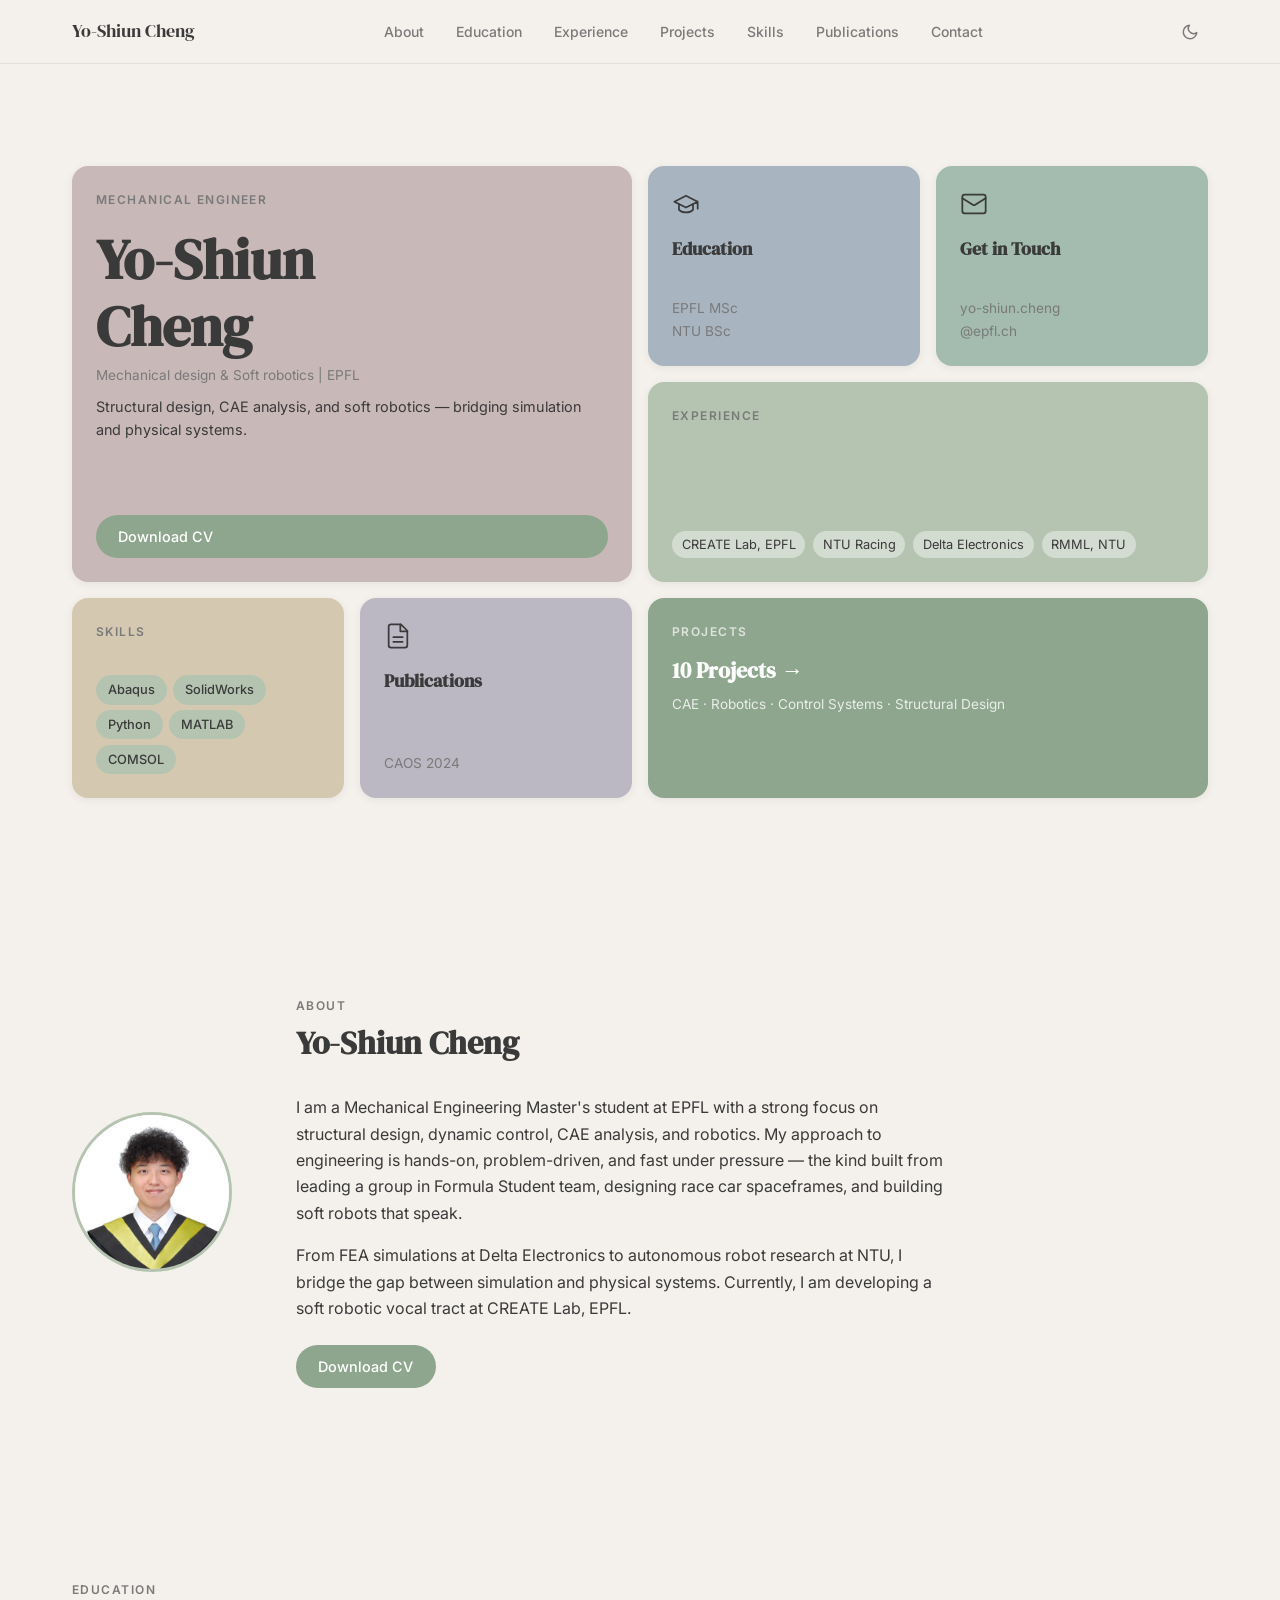
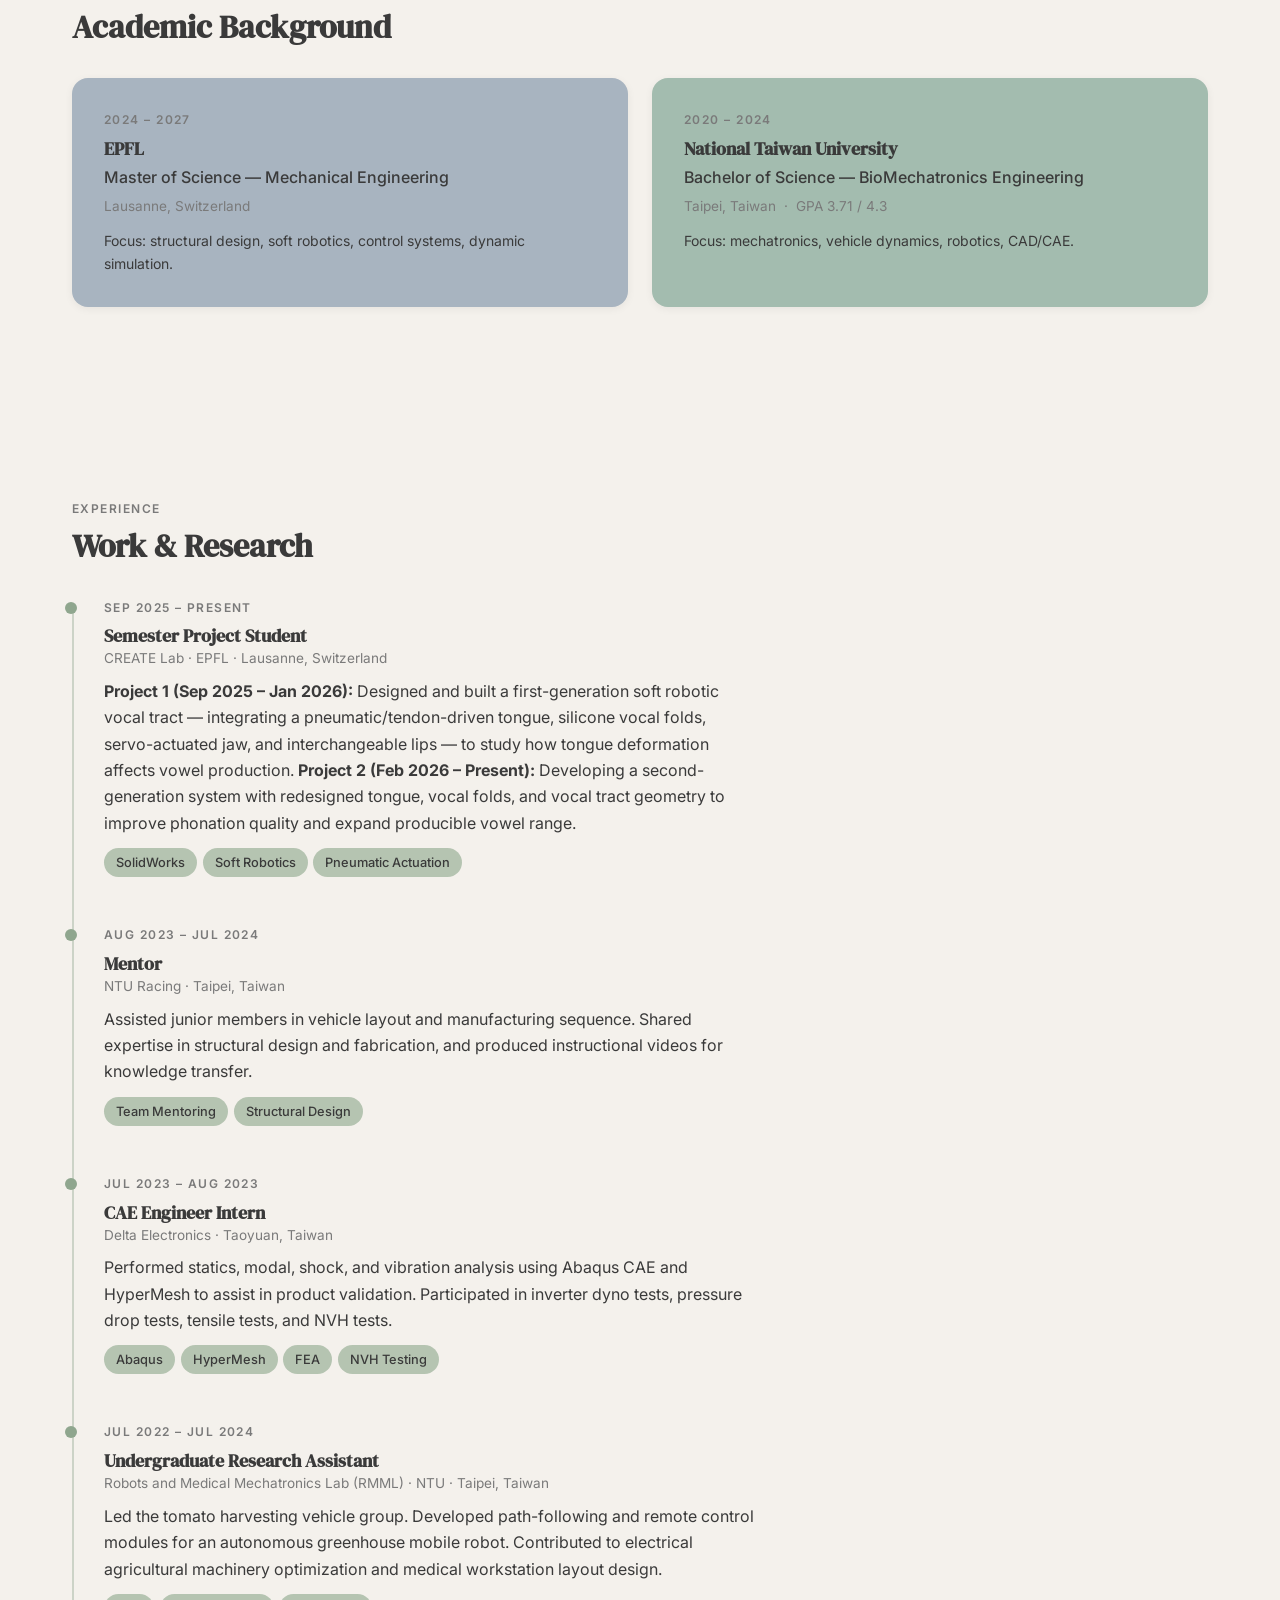
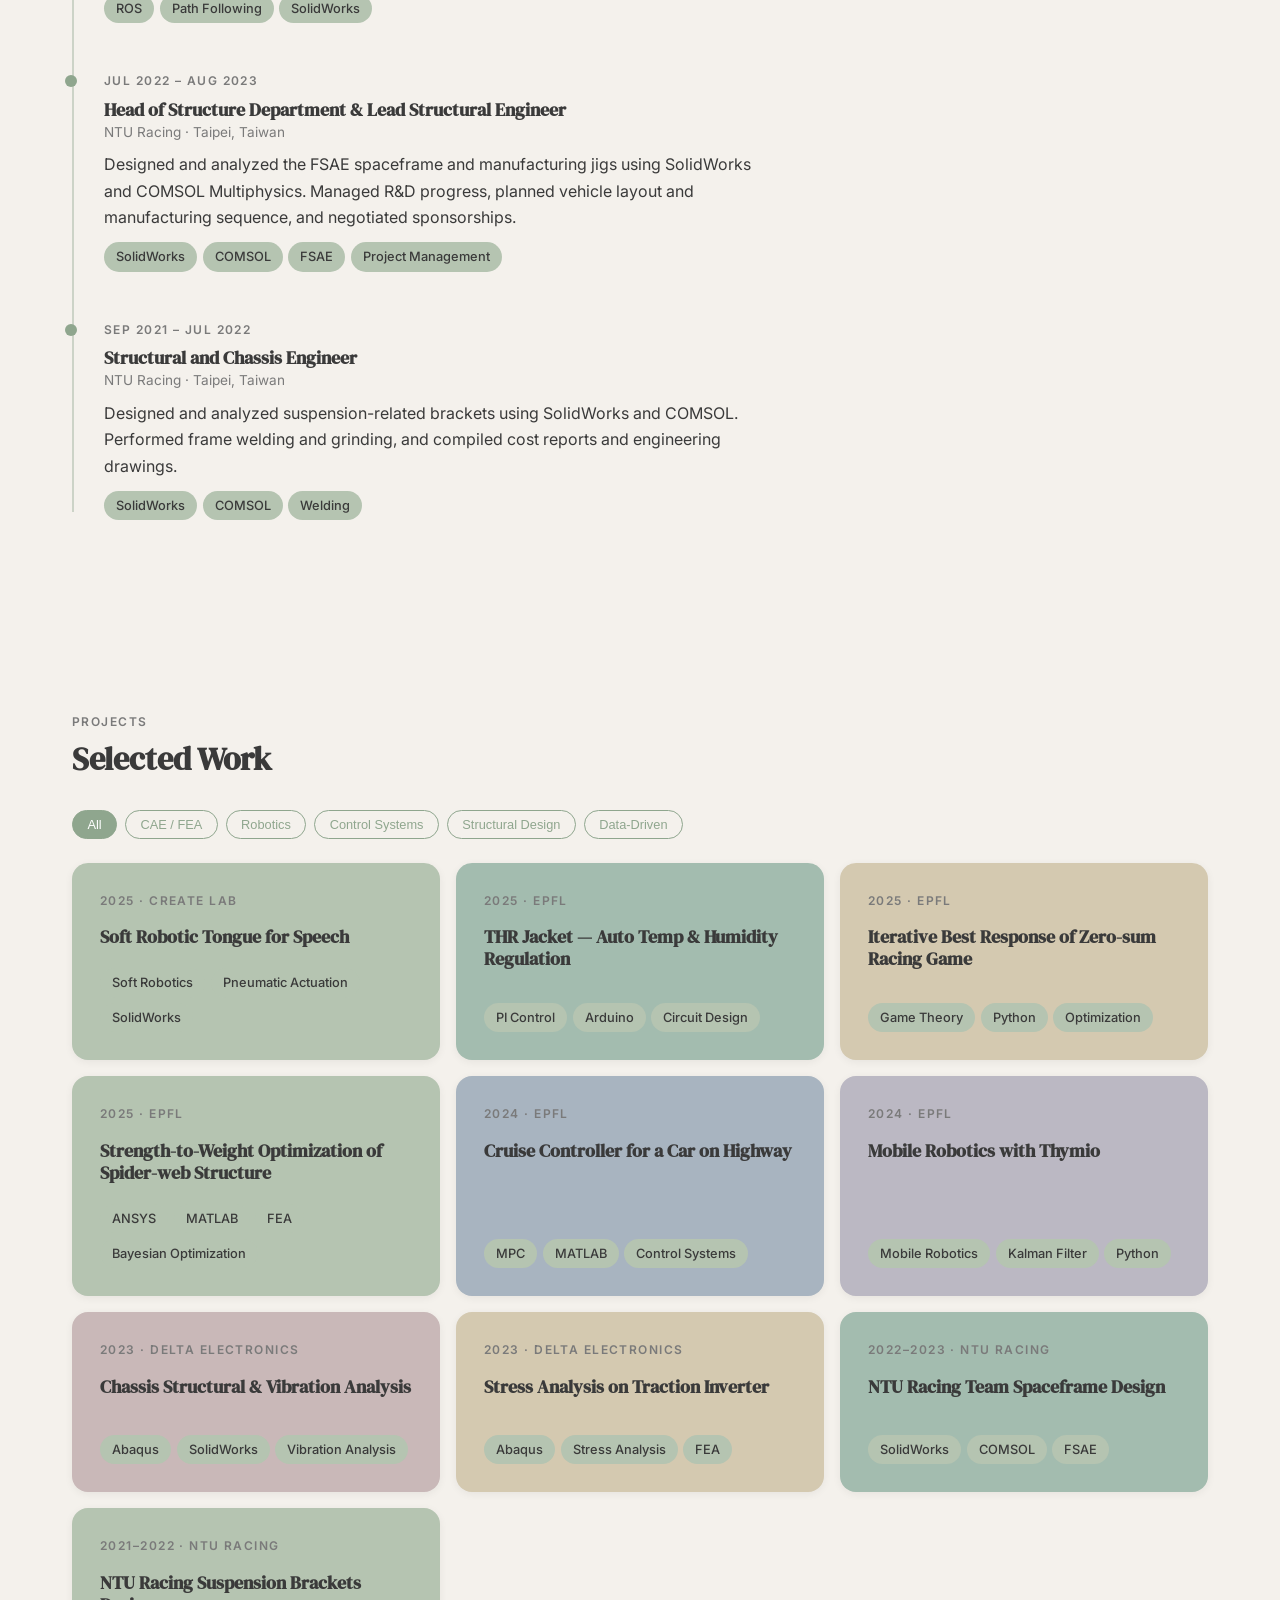
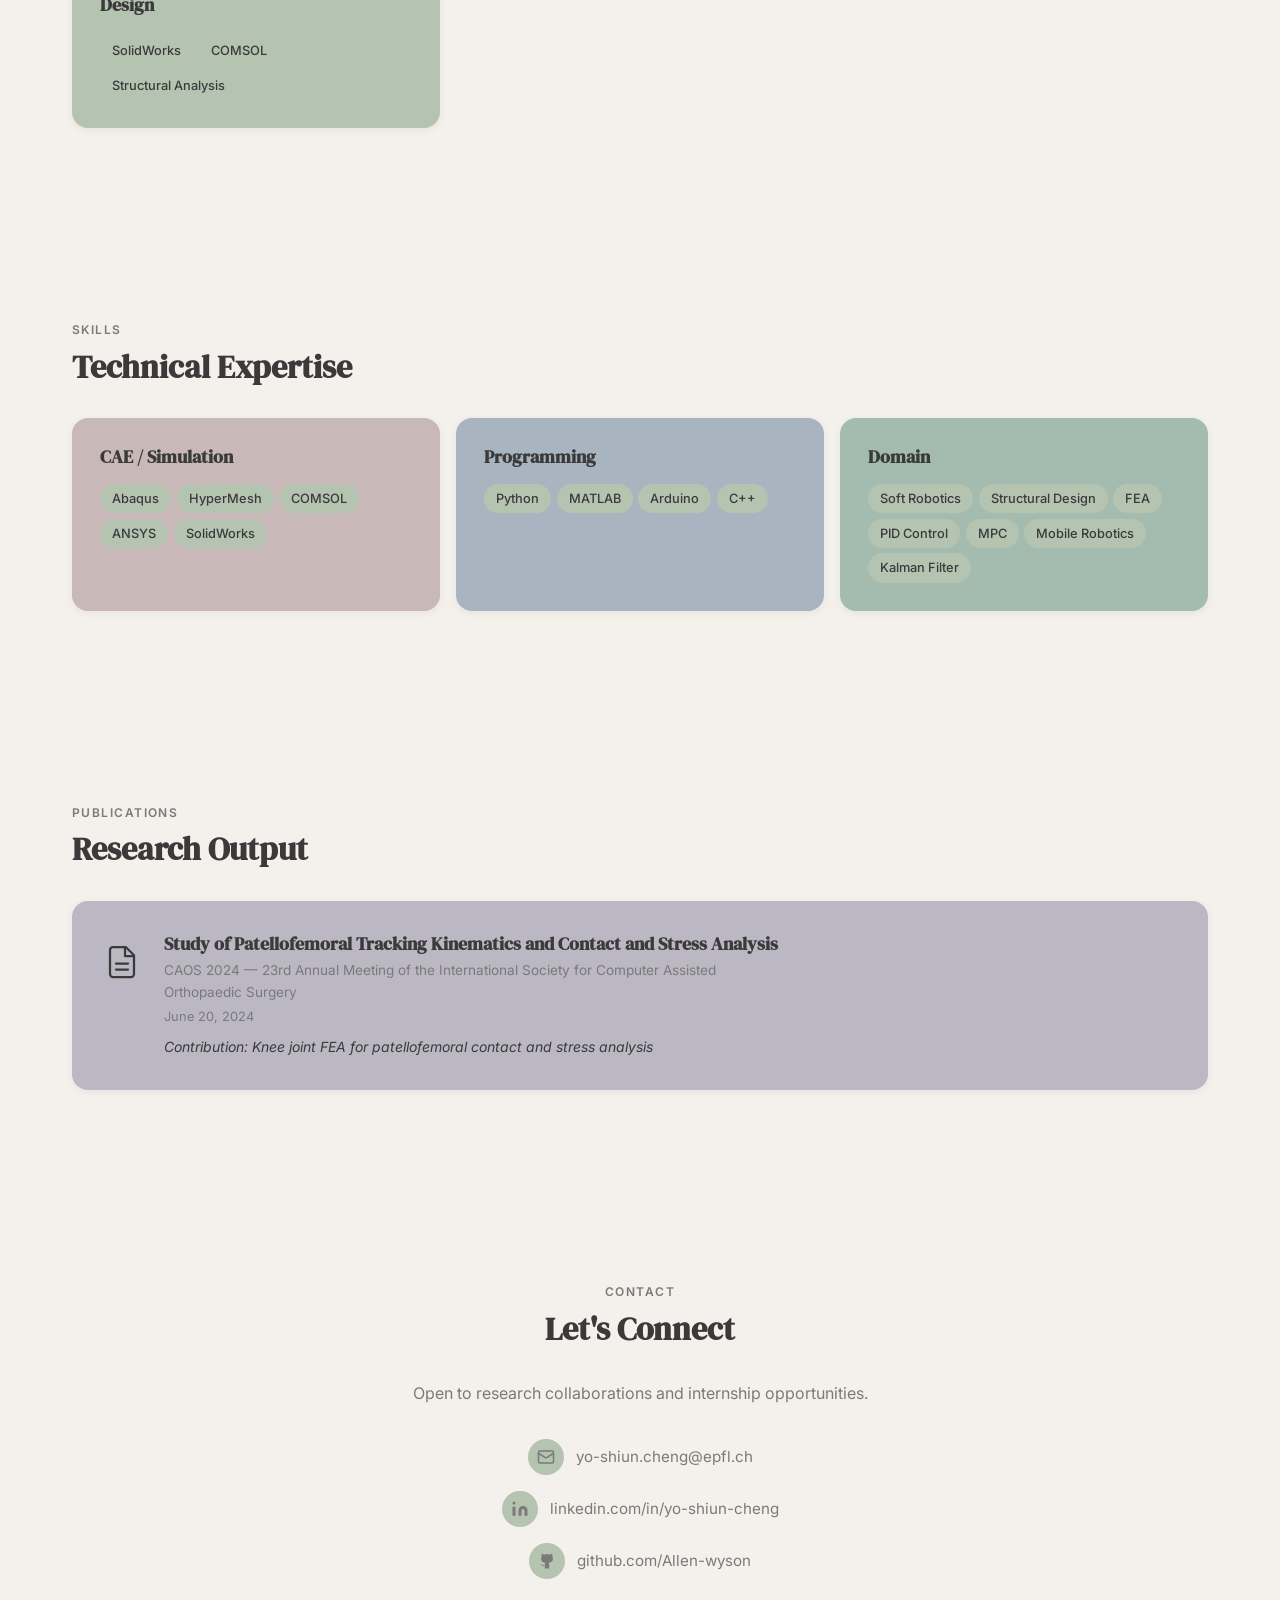
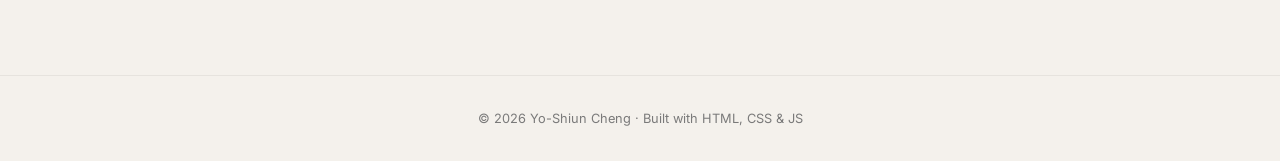
<file: index.html>
<!DOCTYPE html>
<html lang="en">
<head>
  <meta charset="UTF-8" />
  <meta name="viewport" content="width=device-width, initial-scale=1.0" />
  <meta name="description" content="Yo-Shiun (Allen) Cheng — EPFL ME Master's student in Lausanne. Mechanical engineer specializing in FEA/CAE, soft robotics, structural design, and control systems." />
  <meta property="og:type" content="website" />
  <meta property="og:url" content="https://Allen-wyson.github.io/portfolio/" />
  <meta property="og:title" content="Yo-Shiun Cheng — Portfolio" />
  <meta property="og:description" content="Yo-Shiun (Allen) Cheng — EPFL ME Master's student in Lausanne. Mechanical engineer specializing in FEA/CAE, soft robotics, structural design, and control systems." />
  <meta property="og:image" content="https://Allen-wyson.github.io/portfolio/assets/images/profile.jpg" />
  <meta name="twitter:card" content="summary_large_image" />
  <meta name="twitter:title" content="Yo-Shiun Cheng — Portfolio" />
  <meta name="twitter:description" content="EPFL ME Master's student — FEA/CAE, soft robotics, structural design, control systems." />
  <meta name="twitter:image" content="https://Allen-wyson.github.io/portfolio/assets/images/profile.jpg" />
  <title>Yo-Shiun Cheng — Portfolio</title>
  <link rel="icon" href="data:image/svg+xml,<svg xmlns=%22http://www.w3.org/2000/svg%22 viewBox=%220 0 100 100%22><text y=%22.9em%22 font-size=%2290%22>👽</text></svg>" />
  <link rel="preconnect" href="https://fonts.googleapis.com" />
  <link rel="preconnect" href="https://fonts.gstatic.com" crossorigin />
  <link href="https://fonts.googleapis.com/css2?family=DM+Serif+Display&family=Inter:wght@400;500;600&display=swap" rel="stylesheet" />
  <script>
    (function () {
      try {
        var t = localStorage.getItem('theme') ||
          (window.matchMedia('(prefers-color-scheme: dark)').matches ? 'dark' : 'light');
        document.documentElement.setAttribute('data-theme', t);
      } catch (e) {}
    })();
  </script>
  <link rel="stylesheet" href="css/style.css" />
</head>
<body>
  <div id="scroll-progress" role="progressbar" aria-label="Page scroll progress" aria-valuemin="0" aria-valuemax="100"></div>
  <a href="#about" class="skip-link">Skip to main content</a>
  <nav class="navbar" id="navbar">
    <div class="nav-inner container">
      <a href="#hero" class="brand">Yo-Shiun Cheng</a>
      <ul class="nav-links" id="nav-links">
        <li><a href="#about" class="nav-link">About</a></li>
        <li><a href="#education" class="nav-link">Education</a></li>
        <li><a href="#experience" class="nav-link">Experience</a></li>
        <li><a href="#projects" class="nav-link">Projects</a></li>
        <li><a href="#skills" class="nav-link">Skills</a></li>
        <li><a href="#publications" class="nav-link">Publications</a></li>
        <li><a href="#contact" class="nav-link">Contact</a></li>
      </ul>
      <div class="nav-controls">
        <button class="theme-toggle" id="theme-toggle" aria-label="Toggle dark mode">
          <svg class="icon-moon" width="18" height="18" viewBox="0 0 24 24" fill="none" stroke="currentColor" stroke-width="2" stroke-linecap="round" stroke-linejoin="round" aria-hidden="true"><path d="M21 12.79A9 9 0 1 1 11.21 3 7 7 0 0 0 21 12.79z"/></svg>
          <svg class="icon-sun" width="18" height="18" viewBox="0 0 24 24" fill="none" stroke="currentColor" stroke-width="2" stroke-linecap="round" stroke-linejoin="round" aria-hidden="true"><circle cx="12" cy="12" r="5"/><line x1="12" y1="1" x2="12" y2="3"/><line x1="12" y1="21" x2="12" y2="23"/><line x1="4.22" y1="4.22" x2="5.64" y2="5.64"/><line x1="18.36" y1="18.36" x2="19.78" y2="19.78"/><line x1="1" y1="12" x2="3" y2="12"/><line x1="21" y1="12" x2="23" y2="12"/><line x1="4.22" y1="19.78" x2="5.64" y2="18.36"/><line x1="18.36" y1="5.64" x2="19.78" y2="4.22"/></svg>
        </button>
        <button class="hamburger" id="hamburger" aria-label="Toggle menu">
          <span></span><span></span><span></span>
        </button>
      </div>
    </div>
  </nav>

  <main>

    <!-- ── HERO BENTO GRID ── -->
    <section id="hero" class="hero">
      <div class="bento-grid container">

        <div class="bento-card bento-hero" style="background:var(--rose)" onclick="document.getElementById('about').scrollIntoView({behavior:'smooth'})">
          <p class="section-label">Mechanical Engineer</p>
          <h1>Yo-Shiun<br>Cheng</h1>
          <p class="hero-subtitle">Mechanical design &amp; Soft robotics&nbsp;|&nbsp;EPFL</p>
          <p class="hero-bio">Structural design, CAE analysis, and soft robotics — bridging simulation and physical systems.</p>
          <a href="assets/resume.pdf" class="btn btn-primary" download>Download CV</a>
        </div>

        <div class="bento-card" style="background:var(--blue)" onclick="document.getElementById('education').scrollIntoView({behavior:'smooth'})">
          <span class="bento-icon">
            <svg width="28" height="28" viewBox="0 0 24 24" fill="none" stroke="currentColor" stroke-width="1.5" stroke-linecap="round" stroke-linejoin="round" aria-hidden="true"><path d="M22 10v6M2 10l10-5 10 5-10 5z"/><path d="M6 12v5c3 3 9 3 12 0v-5"/></svg>
          </span>
          <h3>Education</h3>
          <p class="bento-preview">EPFL MSc<br>NTU BSc</p>
        </div>

        <div class="bento-card" style="background:var(--green-light)" onclick="document.getElementById('contact').scrollIntoView({behavior:'smooth'})">
          <span class="bento-icon">
            <svg width="28" height="28" viewBox="0 0 24 24" fill="none" stroke="currentColor" stroke-width="1.5" stroke-linecap="round" stroke-linejoin="round" aria-hidden="true"><rect width="20" height="16" x="2" y="4" rx="2"/><path d="m22 7-8.97 5.7a1.94 1.94 0 0 1-2.06 0L2 7"/></svg>
          </span>
          <h3>Get in Touch</h3>
          <p class="bento-preview">yo-shiun.cheng<br>@epfl.ch</p>
        </div>

        <div class="bento-card bento-wide" style="background:var(--green-mid)" onclick="document.getElementById('experience').scrollIntoView({behavior:'smooth'})">
          <p class="section-label">Experience</p>
          <div class="bento-exp-preview">
            <span>CREATE Lab, EPFL</span>
            <span>NTU Racing</span>
            <span>Delta Electronics</span>
            <span>RMML, NTU</span>
          </div>
        </div>

        <div class="bento-card" style="background:var(--khaki)" onclick="document.getElementById('skills').scrollIntoView({behavior:'smooth'})">
          <p class="section-label">Skills</p>
          <div class="bento-pills">
            <span class="pill">Abaqus</span>
            <span class="pill">SolidWorks</span>
            <span class="pill">Python</span>
            <span class="pill">MATLAB</span>
            <span class="pill">COMSOL</span>
          </div>
        </div>

        <div class="bento-card" style="background:var(--lavender)" onclick="document.getElementById('publications').scrollIntoView({behavior:'smooth'})">
          <span class="bento-icon">
            <svg width="28" height="28" viewBox="0 0 24 24" fill="none" stroke="currentColor" stroke-width="1.5" stroke-linecap="round" stroke-linejoin="round" aria-hidden="true"><path d="M14.5 2H6a2 2 0 0 0-2 2v16a2 2 0 0 0 2 2h12a2 2 0 0 0 2-2V7.5L14.5 2z"/><polyline points="14 2 14 8 20 8"/><line x1="16" x2="8" y1="13" y2="13"/><line x1="16" x2="8" y1="17" y2="17"/></svg>
          </span>
          <h3>Publications</h3>
          <p class="bento-preview">CAOS 2024</p>
        </div>

        <div class="bento-card bento-wide" style="background:var(--green-dark)" onclick="document.getElementById('projects').scrollIntoView({behavior:'smooth'})">
          <p class="section-label" style="color:rgba(255,255,255,0.7)">Projects</p>
          <h3 style="color:#fff;font-size:1.4rem;">10 Projects →</h3>
          <p style="color:rgba(255,255,255,0.8);font-size:0.85rem;">CAE · Robotics · Control Systems · Structural Design</p>
        </div>

      </div>
    </section>

    <!-- ── ABOUT ── -->
    <section id="about">
      <div class="container">
        <div class="about-inner fade-in">
          <div class="about-photo">
            <img src="assets/images/profile.jpg" alt="Yo-Shiun Cheng" class="profile-img">
          </div>
          <div class="about-text">
            <p class="section-label">About</p>
            <h2>Yo-Shiun Cheng</h2>
            <p>I am a Mechanical Engineering Master's student at EPFL with a strong focus on structural design, dynamic control, CAE analysis, and robotics. My approach to engineering is hands-on, problem-driven, and fast under pressure — the kind built from leading a group in Formula Student team, designing race car spaceframes, and building soft robots that speak.</p>
            <p style="margin-top:1rem;">From FEA simulations at Delta Electronics to autonomous robot research at NTU, I bridge the gap between simulation and physical systems. Currently, I am developing a soft robotic vocal tract at CREATE Lab, EPFL.</p>
            <div style="margin-top:1.5rem;">
              <a href="assets/resume.pdf" class="btn btn-primary" download>Download CV</a>
            </div>
          </div>
        </div>
      </div>
    </section>

    <!-- ── EDUCATION ── -->
    <section id="education">
      <div class="container">
        <p class="section-label">Education</p>
        <h2>Academic Background</h2>
        <div class="edu-grid fade-in">
          <div class="edu-card" style="background:var(--blue)">
            <p class="section-label">2024 – 2027</p>
            <h3>EPFL</h3>
            <p class="edu-degree">Master of Science — Mechanical Engineering</p>
            <p class="edu-location">Lausanne, Switzerland</p>
            <p class="edu-detail">Focus: structural design, soft robotics, control systems, dynamic simulation.</p>
          </div>
          <div class="edu-card" style="background:var(--green-light)">
            <p class="section-label">2020 – 2024</p>
            <h3>National Taiwan University</h3>
            <p class="edu-degree">Bachelor of Science — BioMechatronics Engineering</p>
            <p class="edu-location">Taipei, Taiwan &nbsp;·&nbsp; GPA 3.71 / 4.3</p>
            <p class="edu-detail">Focus: mechatronics, vehicle dynamics, robotics, CAD/CAE.</p>
          </div>
        </div>
      </div>
    </section>

    <!-- ── EXPERIENCE ── -->
    <section id="experience">
      <div class="container">
        <p class="section-label">Experience</p>
        <h2>Work &amp; Research</h2>
        <div class="timeline fade-in">

          <div class="timeline-item">
            <div class="timeline-dot"></div>
            <div class="timeline-content">
              <p class="section-label">Sep 2025 – Present</p>
              <h3>Semester Project Student</h3>
              <p class="timeline-org">CREATE Lab · EPFL · Lausanne, Switzerland</p>
              <p><strong>Project 1 (Sep 2025 – Jan 2026):</strong> Designed and built a first-generation soft robotic vocal tract — integrating a pneumatic/tendon-driven tongue, silicone vocal folds, servo-actuated jaw, and interchangeable lips — to study how tongue deformation affects vowel production. <strong>Project 2 (Feb 2026 – Present):</strong> Developing a second-generation system with redesigned tongue, vocal folds, and vocal tract geometry to improve phonation quality and expand producible vowel range.</p>
              <div class="pill-row"><span class="pill">SolidWorks</span><span class="pill">Soft Robotics</span><span class="pill">Pneumatic Actuation</span></div>
            </div>
          </div>

          <div class="timeline-item">
            <div class="timeline-dot"></div>
            <div class="timeline-content">
              <p class="section-label">Aug 2023 – Jul 2024</p>
              <h3>Mentor</h3>
              <p class="timeline-org">NTU Racing · Taipei, Taiwan</p>
              <p>Assisted junior members in vehicle layout and manufacturing sequence. Shared expertise in structural design and fabrication, and produced instructional videos for knowledge transfer.</p>
              <div class="pill-row"><span class="pill">Team Mentoring</span><span class="pill">Structural Design</span></div>
            </div>
          </div>

          <div class="timeline-item">
            <div class="timeline-dot"></div>
            <div class="timeline-content">
              <p class="section-label">Jul 2023 – Aug 2023</p>
              <h3>CAE Engineer Intern</h3>
              <p class="timeline-org">Delta Electronics · Taoyuan, Taiwan</p>
              <p>Performed statics, modal, shock, and vibration analysis using Abaqus CAE and HyperMesh to assist in product validation. Participated in inverter dyno tests, pressure drop tests, tensile tests, and NVH tests.</p>
              <div class="pill-row"><span class="pill">Abaqus</span><span class="pill">HyperMesh</span><span class="pill">FEA</span><span class="pill">NVH Testing</span></div>
            </div>
          </div>

          <div class="timeline-item">
            <div class="timeline-dot"></div>
            <div class="timeline-content">
              <p class="section-label">Jul 2022 – Jul 2024</p>
              <h3>Undergraduate Research Assistant</h3>
              <p class="timeline-org">Robots and Medical Mechatronics Lab (RMML) · NTU · Taipei, Taiwan</p>
              <p>Led the tomato harvesting vehicle group. Developed path-following and remote control modules for an autonomous greenhouse mobile robot. Contributed to electrical agricultural machinery optimization and medical workstation layout design.</p>
              <div class="pill-row"><span class="pill">ROS</span><span class="pill">Path Following</span><span class="pill">SolidWorks</span></div>
            </div>
          </div>

          <div class="timeline-item">
            <div class="timeline-dot"></div>
            <div class="timeline-content">
              <p class="section-label">Jul 2022 – Aug 2023</p>
              <h3>Head of Structure Department &amp; Lead Structural Engineer</h3>
              <p class="timeline-org">NTU Racing · Taipei, Taiwan</p>
              <p>Designed and analyzed the FSAE spaceframe and manufacturing jigs using SolidWorks and COMSOL Multiphysics. Managed R&amp;D progress, planned vehicle layout and manufacturing sequence, and negotiated sponsorships.</p>
              <div class="pill-row"><span class="pill">SolidWorks</span><span class="pill">COMSOL</span><span class="pill">FSAE</span><span class="pill">Project Management</span></div>
            </div>
          </div>

          <div class="timeline-item">
            <div class="timeline-dot"></div>
            <div class="timeline-content">
              <p class="section-label">Sep 2021 – Jul 2022</p>
              <h3>Structural and Chassis Engineer</h3>
              <p class="timeline-org">NTU Racing · Taipei, Taiwan</p>
              <p>Designed and analyzed suspension-related brackets using SolidWorks and COMSOL. Performed frame welding and grinding, and compiled cost reports and engineering drawings.</p>
              <div class="pill-row"><span class="pill">SolidWorks</span><span class="pill">COMSOL</span><span class="pill">Welding</span></div>
            </div>
          </div>

        </div>
      </div>
    </section>

    <!-- ── PROJECTS ── -->
    <section id="projects">
      <div class="container">
        <p class="section-label">Projects</p>
        <h2>Selected Work</h2>

        <div class="filter-bar" role="group" aria-label="Filter projects by tag">
          <button class="filter-btn active" data-filter="all" aria-pressed="true">All</button>
          <button class="filter-btn" data-filter="cae-fea" aria-pressed="false">CAE / FEA</button>
          <button class="filter-btn" data-filter="robotics" aria-pressed="false">Robotics</button>
          <button class="filter-btn" data-filter="control-systems" aria-pressed="false">Control Systems</button>
          <button class="filter-btn" data-filter="structural-design" aria-pressed="false">Structural Design</button>
          <button class="filter-btn" data-filter="data-driven" aria-pressed="false">Data-Driven</button>
        </div>

        <div class="projects-grid fade-in">

          <a href="projects/soft-robotic-tongue.html" class="project-card" data-tags="robotics control-systems" style="background:var(--green-mid); --card-bg:var(--green-mid)">
            <p class="section-label">2025 · CREATE Lab</p>
            <h3>Soft Robotic Tongue for Speech</h3>
            <div class="pill-row"><span class="pill">Soft Robotics</span><span class="pill">Pneumatic Actuation</span><span class="pill">SolidWorks</span></div>
          </a>

          <a href="projects/thr-jacket.html" class="project-card" data-tags="robotics control-systems" style="background:var(--green-light); --card-bg:var(--green-light)">
            <p class="section-label">2025 · EPFL</p>
            <h3>THR Jacket — Auto Temp &amp; Humidity Regulation</h3>
            <div class="pill-row"><span class="pill">PI Control</span><span class="pill">Arduino</span><span class="pill">Circuit Design</span></div>
          </a>

          <a href="projects/racing-game.html" class="project-card" data-tags="control-systems data-driven" style="background:var(--khaki); --card-bg:var(--khaki)">
            <p class="section-label">2025 · EPFL</p>
            <h3>Iterative Best Response of Zero-sum Racing Game</h3>
            <div class="pill-row"><span class="pill">Game Theory</span><span class="pill">Python</span><span class="pill">Optimization</span></div>
          </a>

          <a href="projects/spider-web-optimization.html" class="project-card" data-tags="cae-fea data-driven" style="background:var(--green-mid); --card-bg:var(--green-mid)">
            <p class="section-label">2025 · EPFL</p>
            <h3>Strength-to-Weight Optimization of Spider-web Structure</h3>
            <div class="pill-row"><span class="pill">ANSYS</span><span class="pill">MATLAB</span><span class="pill">FEA</span><span class="pill">Bayesian Optimization</span></div>
          </a>

          <a href="projects/cruise-controller.html" class="project-card" data-tags="control-systems" style="background:var(--blue); --card-bg:var(--blue)">
            <p class="section-label">2024 · EPFL</p>
            <h3>Cruise Controller for a Car on Highway</h3>
            <div class="pill-row"><span class="pill">MPC</span><span class="pill">MATLAB</span><span class="pill">Control Systems</span></div>
          </a>

          <a href="projects/mobile-robotics.html" class="project-card" data-tags="robotics control-systems" style="background:var(--lavender); --card-bg:var(--lavender)">
            <p class="section-label">2024 · EPFL</p>
            <h3>Mobile Robotics with Thymio</h3>
            <div class="pill-row"><span class="pill">Mobile Robotics</span><span class="pill">Kalman Filter</span><span class="pill">Python</span></div>
          </a>

          <a href="projects/chassis-analysis.html" class="project-card" data-tags="cae-fea structural-design" style="background:var(--rose); --card-bg:var(--rose)">
            <p class="section-label">2023 · Delta Electronics</p>
            <h3>Chassis Structural &amp; Vibration Analysis</h3>
            <div class="pill-row"><span class="pill">Abaqus</span><span class="pill">SolidWorks</span><span class="pill">Vibration Analysis</span></div>
          </a>

          <a href="projects/inverter-stress.html" class="project-card" data-tags="cae-fea" style="background:var(--khaki); --card-bg:var(--khaki)">
            <p class="section-label">2023 · Delta Electronics</p>
            <h3>Stress Analysis on Traction Inverter</h3>
            <div class="pill-row"><span class="pill">Abaqus</span><span class="pill">Stress Analysis</span><span class="pill">FEA</span></div>
          </a>

          <a href="projects/spaceframe-design.html" class="project-card" data-tags="cae-fea structural-design" style="background:var(--green-light); --card-bg:var(--green-light)">
            <p class="section-label">2022–2023 · NTU Racing</p>
            <h3>NTU Racing Team Spaceframe Design</h3>
            <div class="pill-row"><span class="pill">SolidWorks</span><span class="pill">COMSOL</span><span class="pill">FSAE</span></div>
          </a>

          <a href="projects/suspension-brackets.html" class="project-card" data-tags="cae-fea structural-design" style="background:var(--green-mid); --card-bg:var(--green-mid)">
            <p class="section-label">2021–2022 · NTU Racing</p>
            <h3>NTU Racing Suspension Brackets Design</h3>
            <div class="pill-row"><span class="pill">SolidWorks</span><span class="pill">COMSOL</span><span class="pill">Structural Analysis</span></div>
          </a>

        </div>
      </div>
    </section>

    <!-- ── SKILLS ── -->
    <section id="skills">
      <div class="container">
        <p class="section-label">Skills</p>
        <h2>Technical Expertise</h2>
        <div class="skills-grid fade-in">
          <div class="skills-group" style="background:var(--rose)">
            <h3>CAE / Simulation</h3>
            <div class="pill-row">
              <span class="pill">Abaqus</span><span class="pill">HyperMesh</span><span class="pill">COMSOL</span><span class="pill">ANSYS</span><span class="pill">SolidWorks</span>
            </div>
          </div>
          <div class="skills-group" style="background:var(--blue)">
            <h3>Programming</h3>
            <div class="pill-row">
              <span class="pill">Python</span><span class="pill">MATLAB</span><span class="pill">Arduino</span><span class="pill">C++</span>
            </div>
          </div>
          <div class="skills-group" style="background:var(--green-light)">
            <h3>Domain</h3>
            <div class="pill-row">
              <span class="pill">Soft Robotics</span><span class="pill">Structural Design</span><span class="pill">FEA</span><span class="pill">PID Control</span><span class="pill">MPC</span><span class="pill">Mobile Robotics</span><span class="pill">Kalman Filter</span>
            </div>
          </div>
        </div>
      </div>
    </section>

    <!-- ── PUBLICATIONS ── -->
    <section id="publications">
      <div class="container">
        <p class="section-label">Publications</p>
        <h2>Research Output</h2>
        <div class="pub-card fade-in" style="background:var(--lavender)">
          <div class="pub-badge" aria-hidden="true">
            <svg width="36" height="36" viewBox="0 0 24 24" fill="none" stroke="currentColor" stroke-width="1.5" stroke-linecap="round" stroke-linejoin="round"><path d="M14.5 2H6a2 2 0 0 0-2 2v16a2 2 0 0 0 2 2h12a2 2 0 0 0 2-2V7.5L14.5 2z"/><polyline points="14 2 14 8 20 8"/><line x1="16" x2="8" y1="13" y2="13"/><line x1="16" x2="8" y1="17" y2="17"/></svg>
          </div>
          <div class="pub-text">
            <h3>Study of Patellofemoral Tracking Kinematics and Contact and Stress Analysis</h3>
            <p class="pub-venue">CAOS 2024 — 23rd Annual Meeting of the International Society for Computer Assisted Orthopaedic Surgery</p>
            <p class="pub-date">June 20, 2024</p>
            <p class="pub-contribution">Contribution: Knee joint FEA for patellofemoral contact and stress analysis</p>
          </div>
        </div>
      </div>
    </section>

    <!-- ── CONTACT ── -->
    <section id="contact">
      <div class="container">
        <div class="contact-inner fade-in">
          <p class="section-label">Contact</p>
          <h2>Let's Connect</h2>
          <p class="contact-tagline">Open to research collaborations and internship opportunities.</p>
          <div class="contact-links">
            <a href="mailto:yo-shiun.cheng@epfl.ch" class="contact-link">
              <span class="contact-icon" aria-hidden="true">
                <svg width="18" height="18" viewBox="0 0 24 24" fill="none" stroke="currentColor" stroke-width="2" stroke-linecap="round" stroke-linejoin="round"><rect width="20" height="16" x="2" y="4" rx="2"/><path d="m22 7-8.97 5.7a1.94 1.94 0 0 1-2.06 0L2 7"/></svg>
              </span>
              yo-shiun.cheng@epfl.ch
            </a>
            <a href="https://www.linkedin.com/in/yo-shiun-cheng/" target="_blank" class="contact-link">
              <span class="contact-icon" aria-hidden="true">
                <svg width="18" height="18" viewBox="0 0 24 24" fill="currentColor"><path d="M16 8a6 6 0 0 1 6 6v7h-4v-7a2 2 0 0 0-2-2 2 2 0 0 0-2 2v7h-4v-7a6 6 0 0 1 6-6z"/><rect width="4" height="12" x="2" y="9"/><circle cx="4" cy="4" r="2"/></svg>
              </span>
              linkedin.com/in/yo-shiun-cheng
            </a>
            <a href="https://github.com/Allen-wyson" target="_blank" class="contact-link">
              <span class="contact-icon" aria-hidden="true">
                <svg width="18" height="18" viewBox="0 0 24 24" fill="currentColor"><path d="M15 22v-4a4.8 4.8 0 0 0-1-3.5c3 0 6-2 6-5.5.08-1.25-.27-2.48-1-3.5.28-1.15.28-2.35 0-3.5 0 0-1 0-3 1.5-2.64-.5-5.36-.5-8 0C6 2 5 2 5 2c-.3 1.15-.3 2.35 0 3.5A5.403 5.403 0 0 0 4 9c0 3.5 3 5.5 6 5.5-.39.49-.68 1.05-.85 1.65-.17.6-.22 1.23-.15 1.85v4"/><path d="M9 18c-4.51 2-5-2-7-2"/></svg>
              </span>
              github.com/Allen-wyson
            </a>
          </div>
        </div>
      </div>
    </section>

  </main>

  <footer>
    <p>© 2026 Yo-Shiun Cheng · Built with HTML, CSS &amp; JS</p>
  </footer>

  <script src="js/main.js"></script>
  <button id="back-to-top" class="back-to-top" aria-label="Back to top">
    <svg width="18" height="18" viewBox="0 0 24 24" fill="none" stroke="currentColor" stroke-width="2.5" stroke-linecap="round" stroke-linejoin="round" aria-hidden="true"><polyline points="18 15 12 9 6 15"/></svg>
  </button>
</body>
</html>
</file>
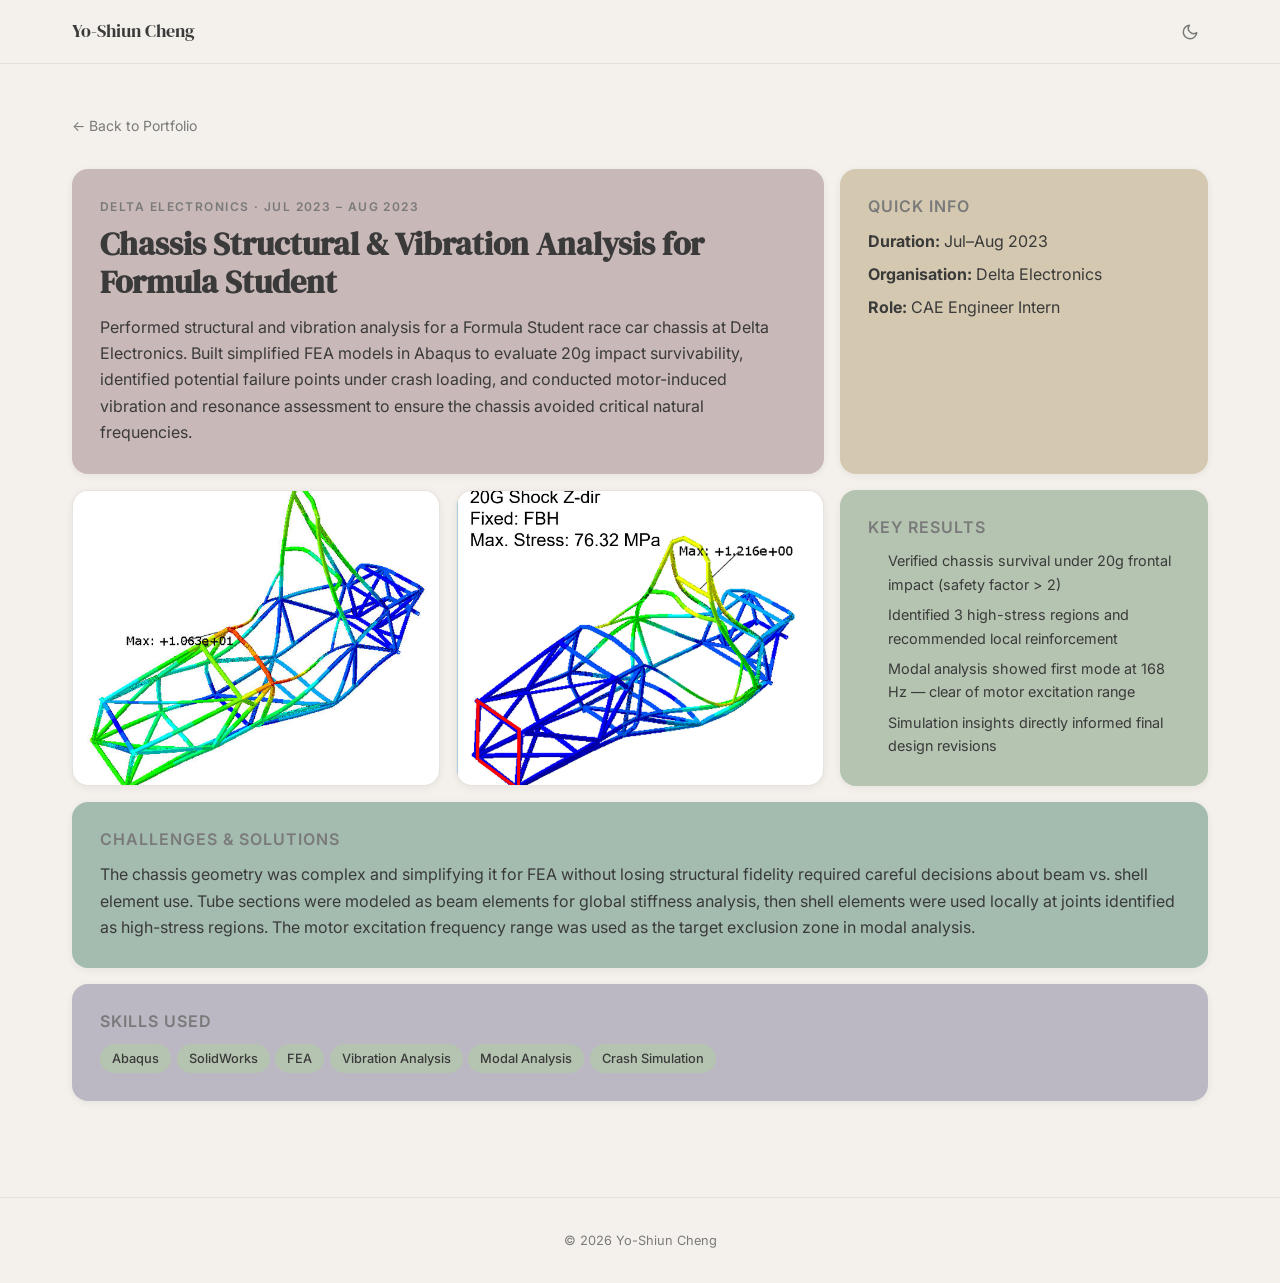
<file: projects/chassis-analysis.html>
<!DOCTYPE html>
<html lang="en">
<head>
  <meta charset="UTF-8" />
  <meta name="viewport" content="width=device-width, initial-scale=1.0" />
  <meta name="description" content="Structural and vibration (modal) analysis of a Formula Student steel spaceframe chassis using HyperMesh, Abaqus, and COMSOL — by Yo-Shiun Cheng." />
  <meta property="og:type" content="article" />
  <meta property="og:url" content="https://Allen-wyson.github.io/portfolio/projects/chassis-analysis.html" />
  <meta property="og:title" content="Chassis Structural & Vibration Analysis for Formula Student · Yo-Shiun Cheng" />
  <meta property="og:description" content="Structural and vibration (modal) analysis of a Formula Student steel spaceframe chassis using HyperMesh, Abaqus, and COMSOL." />
  <meta property="og:image" content="https://Allen-wyson.github.io/portfolio/assets/images/chassis-analysis-1.jpg" />
  <meta name="twitter:card" content="summary_large_image" />
  <meta name="twitter:image" content="https://Allen-wyson.github.io/portfolio/assets/images/chassis-analysis-1.jpg" />
  <title>Chassis Structural & Vibration Analysis for Formula Student · Yo-Shiun Cheng</title>
  <link rel="icon" href="data:image/svg+xml,<svg xmlns=%22http://www.w3.org/2000/svg%22 viewBox=%220 0 100 100%22><text y=%22.9em%22 font-size=%2290%22>👽</text></svg>" />
  <link rel="preconnect" href="https://fonts.googleapis.com" />
  <link rel="preconnect" href="https://fonts.gstatic.com" crossorigin />
  <link href="https://fonts.googleapis.com/css2?family=DM+Serif+Display&family=Inter:wght@400;500;600&display=swap" rel="stylesheet" />
  <script>
    (function () {
      try {
        var t = localStorage.getItem('theme') ||
          (window.matchMedia('(prefers-color-scheme: dark)').matches ? 'dark' : 'light');
        document.documentElement.setAttribute('data-theme', t);
      } catch (e) {}
    })();
  </script>
  <link rel="stylesheet" href="../css/style.css" />
</head>
<body>
  <nav class="navbar" id="navbar">
    <div class="nav-inner container">
      <a href="../index.html" class="brand">Yo-Shiun Cheng</a>
      <button class="theme-toggle" id="theme-toggle" aria-label="Toggle dark mode">
        <svg class="icon-moon" width="18" height="18" viewBox="0 0 24 24" fill="none" stroke="currentColor" stroke-width="2" stroke-linecap="round" stroke-linejoin="round" aria-hidden="true"><path d="M21 12.79A9 9 0 1 1 11.21 3 7 7 0 0 0 21 12.79z"/></svg>
        <svg class="icon-sun" width="18" height="18" viewBox="0 0 24 24" fill="none" stroke="currentColor" stroke-width="2" stroke-linecap="round" stroke-linejoin="round" aria-hidden="true"><circle cx="12" cy="12" r="5"/><line x1="12" y1="1" x2="12" y2="3"/><line x1="12" y1="21" x2="12" y2="23"/><line x1="4.22" y1="4.22" x2="5.64" y2="5.64"/><line x1="18.36" y1="18.36" x2="19.78" y2="19.78"/><line x1="1" y1="12" x2="3" y2="12"/><line x1="21" y1="12" x2="23" y2="12"/><line x1="4.22" y1="19.78" x2="5.64" y2="18.36"/><line x1="18.36" y1="5.64" x2="19.78" y2="4.22"/></svg>
      </button>
    </div>
  </nav>
  <main style="padding-top:var(--nav-height);">
    <div class="container" style="padding-top:3rem;padding-bottom:6rem;">
      <a href="../index.html#projects" class="project-back">← Back to Portfolio</a>
      <div class="detail-bento">

        <div class="detail-card span-2" style="background:var(--rose)">
          <p class="section-label">Delta Electronics · Jul 2023 – Aug 2023</p>
          <h1>Chassis Structural &amp; Vibration Analysis for Formula Student</h1>
          <p>Performed structural and vibration analysis for a Formula Student race car chassis at Delta Electronics. Built simplified FEA models in Abaqus to evaluate 20g impact survivability, identified potential failure points under crash loading, and conducted motor-induced vibration and resonance assessment to ensure the chassis avoided critical natural frequencies.</p>
        </div>

        <div class="detail-card" style="background:var(--khaki)">
          <h2>Quick Info</h2>
          <p><strong>Duration:</strong> Jul–Aug 2023</p>
          <p style="margin-top:0.4rem;"><strong>Organisation:</strong> Delta Electronics</p>
          <p style="margin-top:0.4rem;"><strong>Role:</strong> CAE Engineer Intern</p>
        </div>

        <div class="detail-card" style="background:var(--bg);border:1px solid rgba(0,0,0,0.06);padding:0;overflow:hidden;position:relative;min-height:200px;">
          <img src="../assets/images/chassis-analysis-1.jpg" alt="Chassis impact simulation" style="position:absolute;inset:0;width:100%;height:100%;object-fit:cover;display:block;" />
        </div>

        <div class="detail-card" style="background:var(--bg);border:1px solid rgba(0,0,0,0.06);padding:0;overflow:hidden;position:relative;min-height:200px;">
          <img src="../assets/images/chassis-analysis-2.jpg" alt="Modal analysis and natural frequencies" style="position:absolute;inset:0;width:100%;height:100%;object-fit:cover;display:block;" />
        </div>

        <div class="detail-card" style="background:var(--green-mid)">
          <h2>Key Results</h2>
          <ul>
            <li>Verified chassis survival under 20g frontal impact (safety factor &gt; 2)</li>
            <li>Identified 3 high-stress regions and recommended local reinforcement</li>
            <li>Modal analysis showed first mode at 168 Hz — clear of motor excitation range</li>
            <li>Simulation insights directly informed final design revisions</li>
          </ul>
        </div>

        <div class="detail-card span-3" style="background:var(--green-light)">
          <h2>Challenges &amp; Solutions</h2>
          <p>The chassis geometry was complex and simplifying it for FEA without losing structural fidelity required careful decisions about beam vs. shell element use. Tube sections were modeled as beam elements for global stiffness analysis, then shell elements were used locally at joints identified as high-stress regions. The motor excitation frequency range was used as the target exclusion zone in modal analysis.</p>
        </div>

        <div class="detail-card span-3" style="background:var(--lavender)">
          <h2>Skills Used</h2>
          <div class="pill-row">
            <span class="pill">Abaqus</span>
            <span class="pill">SolidWorks</span>
            <span class="pill">FEA</span>
            <span class="pill">Vibration Analysis</span>
            <span class="pill">Modal Analysis</span>
            <span class="pill">Crash Simulation</span>
          </div>
        </div>

      </div>
    </div>
  </main>
  <footer><p>© 2026 Yo-Shiun Cheng</p></footer>
  <script src="../js/main.js"></script>
</body>
</html>
</file>
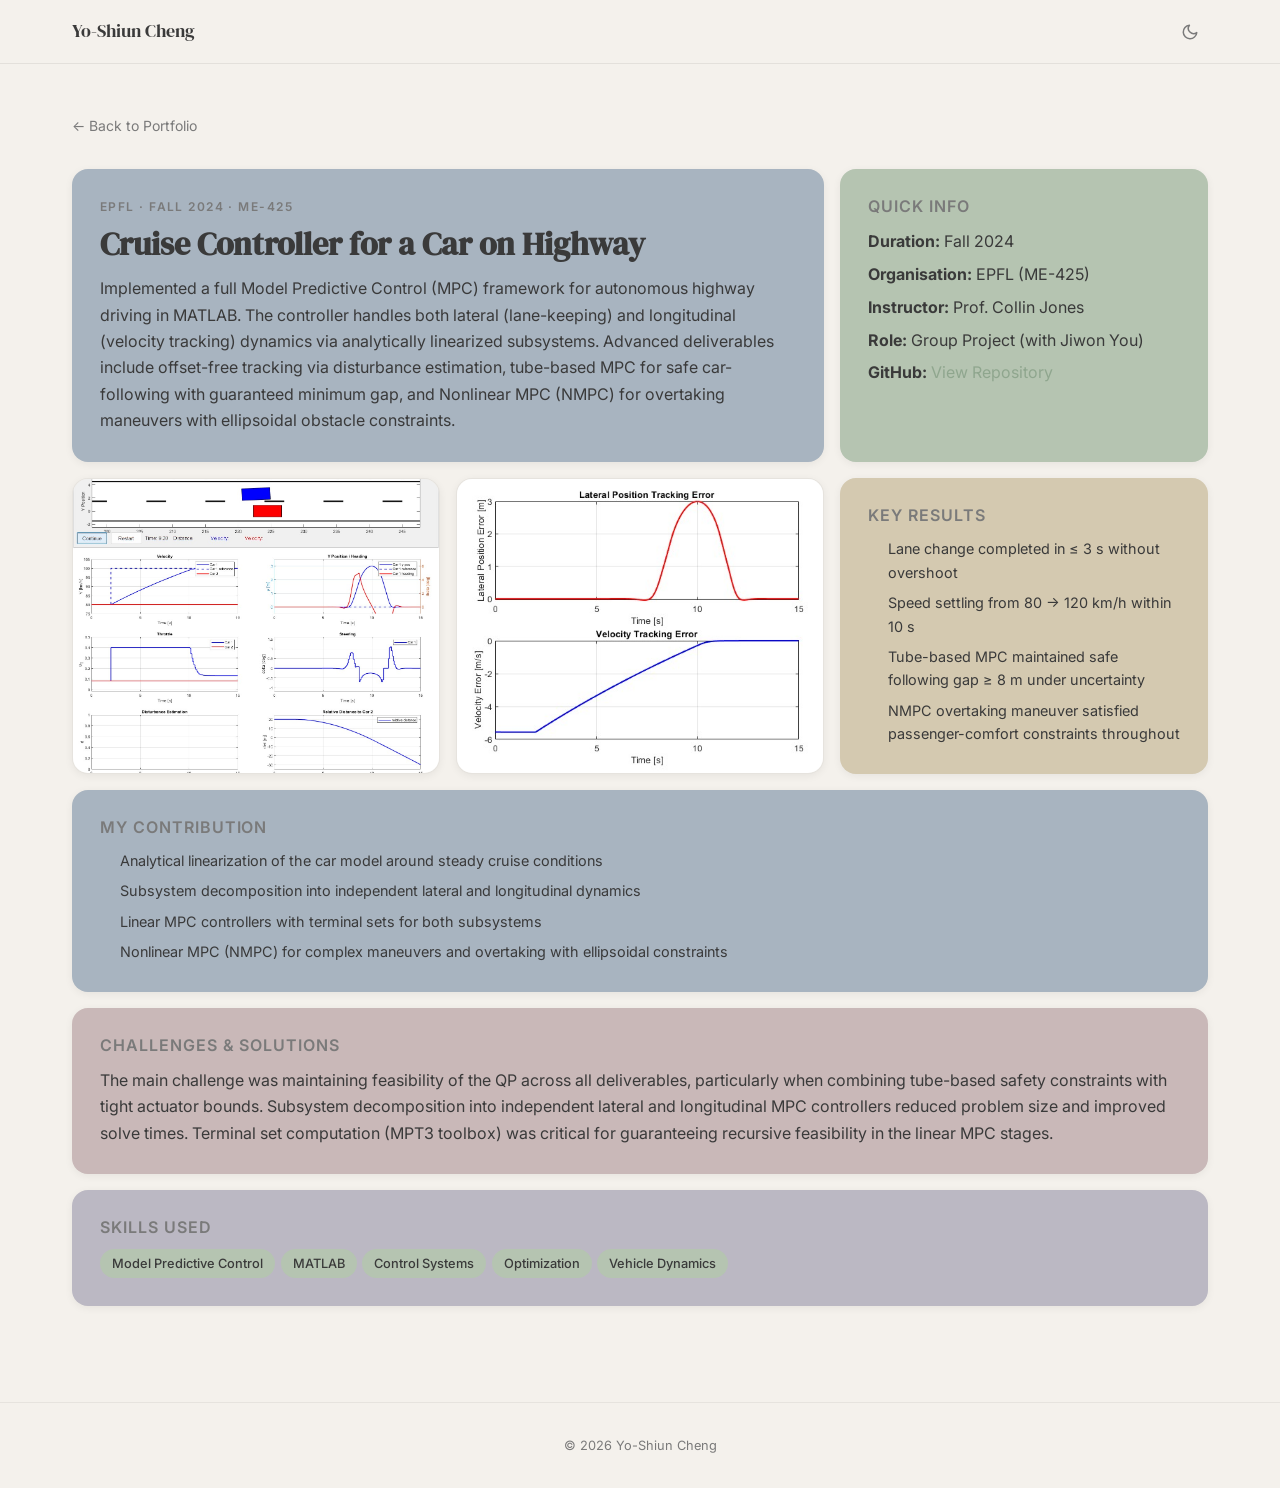
<file: projects/cruise-controller.html>
<!DOCTYPE html>
<html lang="en">
<head>
  <meta charset="UTF-8" />
  <meta name="viewport" content="width=device-width, initial-scale=1.0" />
  <meta name="description" content="PID cruise controller design and simulation for highway vehicle dynamics using MATLAB/Simulink with full-state feedback and reference tracking — by Yo-Shiun Cheng." />
  <meta property="og:type" content="article" />
  <meta property="og:url" content="https://Allen-wyson.github.io/portfolio/projects/cruise-controller.html" />
  <meta property="og:title" content="Cruise Controller for a Car on Highway · Yo-Shiun Cheng" />
  <meta property="og:description" content="PID cruise controller design and simulation for highway vehicle dynamics using MATLAB/Simulink with full-state feedback and reference tracking." />
  <meta property="og:image" content="https://Allen-wyson.github.io/portfolio/assets/images/cruise-controller-1.jpg" />
  <meta name="twitter:card" content="summary_large_image" />
  <meta name="twitter:image" content="https://Allen-wyson.github.io/portfolio/assets/images/cruise-controller-1.jpg" />
  <title>Cruise Controller for a Car on Highway · Yo-Shiun Cheng</title>
  <link rel="icon" href="data:image/svg+xml,<svg xmlns=%22http://www.w3.org/2000/svg%22 viewBox=%220 0 100 100%22><text y=%22.9em%22 font-size=%2290%22>👽</text></svg>" />
  <link rel="preconnect" href="https://fonts.googleapis.com" />
  <link rel="preconnect" href="https://fonts.gstatic.com" crossorigin />
  <link href="https://fonts.googleapis.com/css2?family=DM+Serif+Display&family=Inter:wght@400;500;600&display=swap" rel="stylesheet" />
  <script>
    (function () {
      try {
        var t = localStorage.getItem('theme') ||
          (window.matchMedia('(prefers-color-scheme: dark)').matches ? 'dark' : 'light');
        document.documentElement.setAttribute('data-theme', t);
      } catch (e) {}
    })();
  </script>
  <link rel="stylesheet" href="../css/style.css" />
</head>
<body>
  <nav class="navbar" id="navbar">
    <div class="nav-inner container">
      <a href="../index.html" class="brand">Yo-Shiun Cheng</a>
      <button class="theme-toggle" id="theme-toggle" aria-label="Toggle dark mode">
        <svg class="icon-moon" width="18" height="18" viewBox="0 0 24 24" fill="none" stroke="currentColor" stroke-width="2" stroke-linecap="round" stroke-linejoin="round" aria-hidden="true"><path d="M21 12.79A9 9 0 1 1 11.21 3 7 7 0 0 0 21 12.79z"/></svg>
        <svg class="icon-sun" width="18" height="18" viewBox="0 0 24 24" fill="none" stroke="currentColor" stroke-width="2" stroke-linecap="round" stroke-linejoin="round" aria-hidden="true"><circle cx="12" cy="12" r="5"/><line x1="12" y1="1" x2="12" y2="3"/><line x1="12" y1="21" x2="12" y2="23"/><line x1="4.22" y1="4.22" x2="5.64" y2="5.64"/><line x1="18.36" y1="18.36" x2="19.78" y2="19.78"/><line x1="1" y1="12" x2="3" y2="12"/><line x1="21" y1="12" x2="23" y2="12"/><line x1="4.22" y1="19.78" x2="5.64" y2="18.36"/><line x1="18.36" y1="5.64" x2="19.78" y2="4.22"/></svg>
      </button>
    </div>
  </nav>
  <main style="padding-top:var(--nav-height);">
    <div class="container" style="padding-top:3rem;padding-bottom:6rem;">
      <a href="../index.html#projects" class="project-back">← Back to Portfolio</a>
      <div class="detail-bento">

        <div class="detail-card span-2" style="background:var(--blue)">
          <p class="section-label">EPFL · Fall 2024 · ME-425</p>
          <h1>Cruise Controller for a Car on Highway</h1>
          <p>Implemented a full Model Predictive Control (MPC) framework for autonomous highway driving in MATLAB. The controller handles both lateral (lane-keeping) and longitudinal (velocity tracking) dynamics via analytically linearized subsystems. Advanced deliverables include offset-free tracking via disturbance estimation, tube-based MPC for safe car-following with guaranteed minimum gap, and Nonlinear MPC (NMPC) for overtaking maneuvers with ellipsoidal obstacle constraints.</p>
        </div>

        <div class="detail-card" style="background:var(--green-mid)">
          <h2>Quick Info</h2>
          <p><strong>Duration:</strong> Fall 2024</p>
          <p style="margin-top:0.4rem;"><strong>Organisation:</strong> EPFL (ME-425)</p>
          <p style="margin-top:0.4rem;"><strong>Instructor:</strong> Prof. Collin Jones</p>
          <p style="margin-top:0.4rem;"><strong>Role:</strong> Group Project (with Jiwon You)</p>
          <p style="margin-top:0.4rem;"><strong>GitHub:</strong> <a href="https://github.com/Allen-wyson/Model-Predictive-Control-Final-Project" target="_blank" style="color:var(--green-dark)">View Repository</a></p>
        </div>

        <div class="detail-card" style="background:var(--bg);border:1px solid rgba(0,0,0,0.06);padding:0;overflow:hidden;position:relative;min-height:200px;">
          <img src="../assets/images/cruise-controller-1.jpg" alt="MPC control architecture diagram" style="position:absolute;inset:0;width:100%;height:100%;object-fit:cover;display:block;" />
        </div>

        <div class="detail-card" style="background:var(--bg);border:1px solid rgba(0,0,0,0.06);padding:0;overflow:hidden;position:relative;min-height:200px;">
          <img src="../assets/images/cruise-controller-2.jpg" alt="Speed tracking performance plot" style="position:absolute;inset:0;width:100%;height:100%;object-fit:cover;display:block;" />
        </div>

        <div class="detail-card" style="background:var(--khaki)">
          <h2>Key Results</h2>
          <ul>
            <li>Lane change completed in ≤ 3 s without overshoot</li>
            <li>Speed settling from 80 → 120 km/h within 10 s</li>
            <li>Tube-based MPC maintained safe following gap ≥ 8 m under uncertainty</li>
            <li>NMPC overtaking maneuver satisfied passenger-comfort constraints throughout</li>
          </ul>
        </div>

        <div class="detail-card span-3" style="background:var(--blue)">
          <h2>My Contribution</h2>
          <ul>
            <li>Analytical linearization of the car model around steady cruise conditions</li>
            <li>Subsystem decomposition into independent lateral and longitudinal dynamics</li>
            <li>Linear MPC controllers with terminal sets for both subsystems</li>
            <li>Nonlinear MPC (NMPC) for complex maneuvers and overtaking with ellipsoidal constraints</li>
          </ul>
        </div>

        <div class="detail-card span-3" style="background:var(--rose)">
          <h2>Challenges &amp; Solutions</h2>
          <p>The main challenge was maintaining feasibility of the QP across all deliverables, particularly when combining tube-based safety constraints with tight actuator bounds. Subsystem decomposition into independent lateral and longitudinal MPC controllers reduced problem size and improved solve times. Terminal set computation (MPT3 toolbox) was critical for guaranteeing recursive feasibility in the linear MPC stages.</p>
        </div>

        <div class="detail-card span-3" style="background:var(--lavender)">
          <h2>Skills Used</h2>
          <div class="pill-row">
            <span class="pill">Model Predictive Control</span>
            <span class="pill">MATLAB</span>
            <span class="pill">Control Systems</span>
            <span class="pill">Optimization</span>
            <span class="pill">Vehicle Dynamics</span>
          </div>
        </div>

      </div>
    </div>
  </main>
  <footer><p>© 2026 Yo-Shiun Cheng</p></footer>
  <script src="../js/main.js"></script>
</body>
</html>
</file>
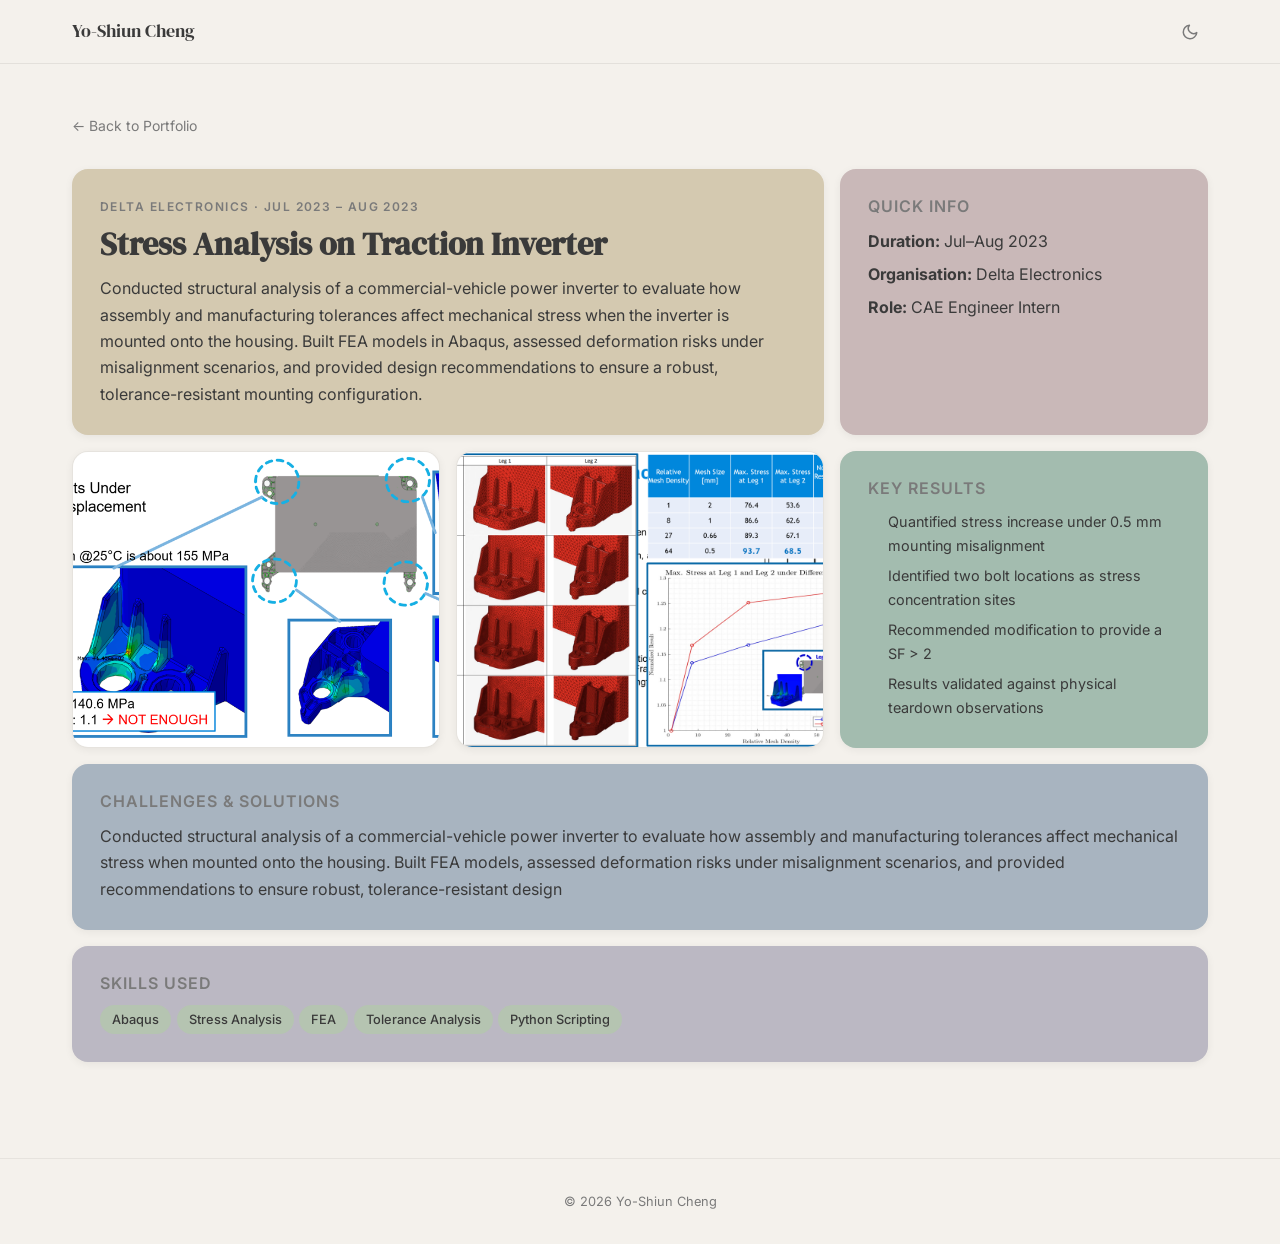
<file: projects/inverter-stress.html>
<!DOCTYPE html>
<html lang="en">
<head>
  <meta charset="UTF-8" />
  <meta name="viewport" content="width=device-width, initial-scale=1.0" />
  <meta name="description" content="FEA stress and thermal analysis of a traction inverter housing for EV applications covering static, modal, and shock load cases — by Yo-Shiun Cheng." />
  <meta property="og:type" content="article" />
  <meta property="og:url" content="https://Allen-wyson.github.io/portfolio/projects/inverter-stress.html" />
  <meta property="og:title" content="Stress Analysis on Traction Inverter · Yo-Shiun Cheng" />
  <meta property="og:description" content="FEA stress and thermal analysis of a traction inverter housing for EV applications covering static, modal, and shock load cases." />
  <meta property="og:image" content="https://Allen-wyson.github.io/portfolio/assets/images/inverter-stress-1.png" />
  <meta name="twitter:card" content="summary_large_image" />
  <meta name="twitter:image" content="https://Allen-wyson.github.io/portfolio/assets/images/inverter-stress-1.png" />
  <title>Stress Analysis on Traction Inverter · Yo-Shiun Cheng</title>
  <link rel="icon" href="data:image/svg+xml,<svg xmlns=%22http://www.w3.org/2000/svg%22 viewBox=%220 0 100 100%22><text y=%22.9em%22 font-size=%2290%22>👽</text></svg>" />
  <link rel="preconnect" href="https://fonts.googleapis.com" />
  <link rel="preconnect" href="https://fonts.gstatic.com" crossorigin />
  <link href="https://fonts.googleapis.com/css2?family=DM+Serif+Display&family=Inter:wght@400;500;600&display=swap" rel="stylesheet" />
  <script>
    (function () {
      try {
        var t = localStorage.getItem('theme') ||
          (window.matchMedia('(prefers-color-scheme: dark)').matches ? 'dark' : 'light');
        document.documentElement.setAttribute('data-theme', t);
      } catch (e) {}
    })();
  </script>
  <link rel="stylesheet" href="../css/style.css" />
</head>
<body>
  <nav class="navbar" id="navbar">
    <div class="nav-inner container">
      <a href="../index.html" class="brand">Yo-Shiun Cheng</a>
      <button class="theme-toggle" id="theme-toggle" aria-label="Toggle dark mode">
        <svg class="icon-moon" width="18" height="18" viewBox="0 0 24 24" fill="none" stroke="currentColor" stroke-width="2" stroke-linecap="round" stroke-linejoin="round" aria-hidden="true"><path d="M21 12.79A9 9 0 1 1 11.21 3 7 7 0 0 0 21 12.79z"/></svg>
        <svg class="icon-sun" width="18" height="18" viewBox="0 0 24 24" fill="none" stroke="currentColor" stroke-width="2" stroke-linecap="round" stroke-linejoin="round" aria-hidden="true"><circle cx="12" cy="12" r="5"/><line x1="12" y1="1" x2="12" y2="3"/><line x1="12" y1="21" x2="12" y2="23"/><line x1="4.22" y1="4.22" x2="5.64" y2="5.64"/><line x1="18.36" y1="18.36" x2="19.78" y2="19.78"/><line x1="1" y1="12" x2="3" y2="12"/><line x1="21" y1="12" x2="23" y2="12"/><line x1="4.22" y1="19.78" x2="5.64" y2="18.36"/><line x1="18.36" y1="5.64" x2="19.78" y2="4.22"/></svg>
      </button>
    </div>
  </nav>
  <main style="padding-top:var(--nav-height);">
    <div class="container" style="padding-top:3rem;padding-bottom:6rem;">
      <a href="../index.html#projects" class="project-back">← Back to Portfolio</a>
      <div class="detail-bento">

        <div class="detail-card span-2" style="background:var(--khaki)">
          <p class="section-label">Delta Electronics · Jul 2023 – Aug 2023</p>
          <h1>Stress Analysis on Traction Inverter</h1>
          <p>Conducted structural analysis of a commercial-vehicle power inverter to evaluate how assembly and manufacturing tolerances affect mechanical stress when the inverter is mounted onto the housing. Built FEA models in Abaqus, assessed deformation risks under misalignment scenarios, and provided design recommendations to ensure a robust, tolerance-resistant mounting configuration.</p>
        </div>

        <div class="detail-card" style="background:var(--rose)">
          <h2>Quick Info</h2>
          <p><strong>Duration:</strong> Jul–Aug 2023</p>
          <p style="margin-top:0.4rem;"><strong>Organisation:</strong> Delta Electronics</p>
          <p style="margin-top:0.4rem;"><strong>Role:</strong> CAE Engineer Intern</p>
        </div>

        <div class="detail-card" style="background:var(--bg);border:1px solid rgba(0,0,0,0.06);padding:0;overflow:hidden;position:relative;min-height:200px;">
          <img src="../assets/images/inverter-stress-1.png" alt="Inverter assembly and mounting" style="position:absolute;inset:0;width:100%;height:100%;object-fit:cover;display:block;" />
        </div>

        <div class="detail-card" style="background:var(--bg);border:1px solid rgba(0,0,0,0.06);padding:0;overflow:hidden;position:relative;min-height:200px;">
          <img src="../assets/images/inverter-stress-2.png" alt="Stress concentration under misalignment" style="position:absolute;inset:0;width:100%;height:100%;object-fit:cover;display:block;" />
        </div>

        <div class="detail-card" style="background:var(--green-light)">
          <h2>Key Results</h2>
          <ul>
            <li>Quantified stress increase under 0.5 mm mounting misalignment</li>
            <li>Identified two bolt locations as stress concentration sites</li>
            <li>Recommended modification to provide a SF > 2</li>
            <li>Results validated against physical teardown observations</li>
          </ul>
        </div>

        <div class="detail-card span-3" style="background:var(--blue)">
          <h2>Challenges &amp; Solutions</h2>
          <p>Conducted structural analysis of a commercial-vehicle power inverter to evaluate how assembly and manufacturing tolerances affect mechanical stress when mounted onto the housing. Built FEA models, assessed deformation risks under misalignment scenarios, and provided recommendations to ensure robust, tolerance-resistant design</p>
        </div>

        <div class="detail-card span-3" style="background:var(--lavender)">
          <h2>Skills Used</h2>
          <div class="pill-row">
            <span class="pill">Abaqus</span>
            <span class="pill">Stress Analysis</span>
            <span class="pill">FEA</span>
            <span class="pill">Tolerance Analysis</span>
            <span class="pill">Python Scripting</span>
          </div>
        </div>

      </div>
    </div>
  </main>
  <footer><p>© 2026 Yo-Shiun Cheng</p></footer>
  <script src="../js/main.js"></script>
</body>
</html>
</file>
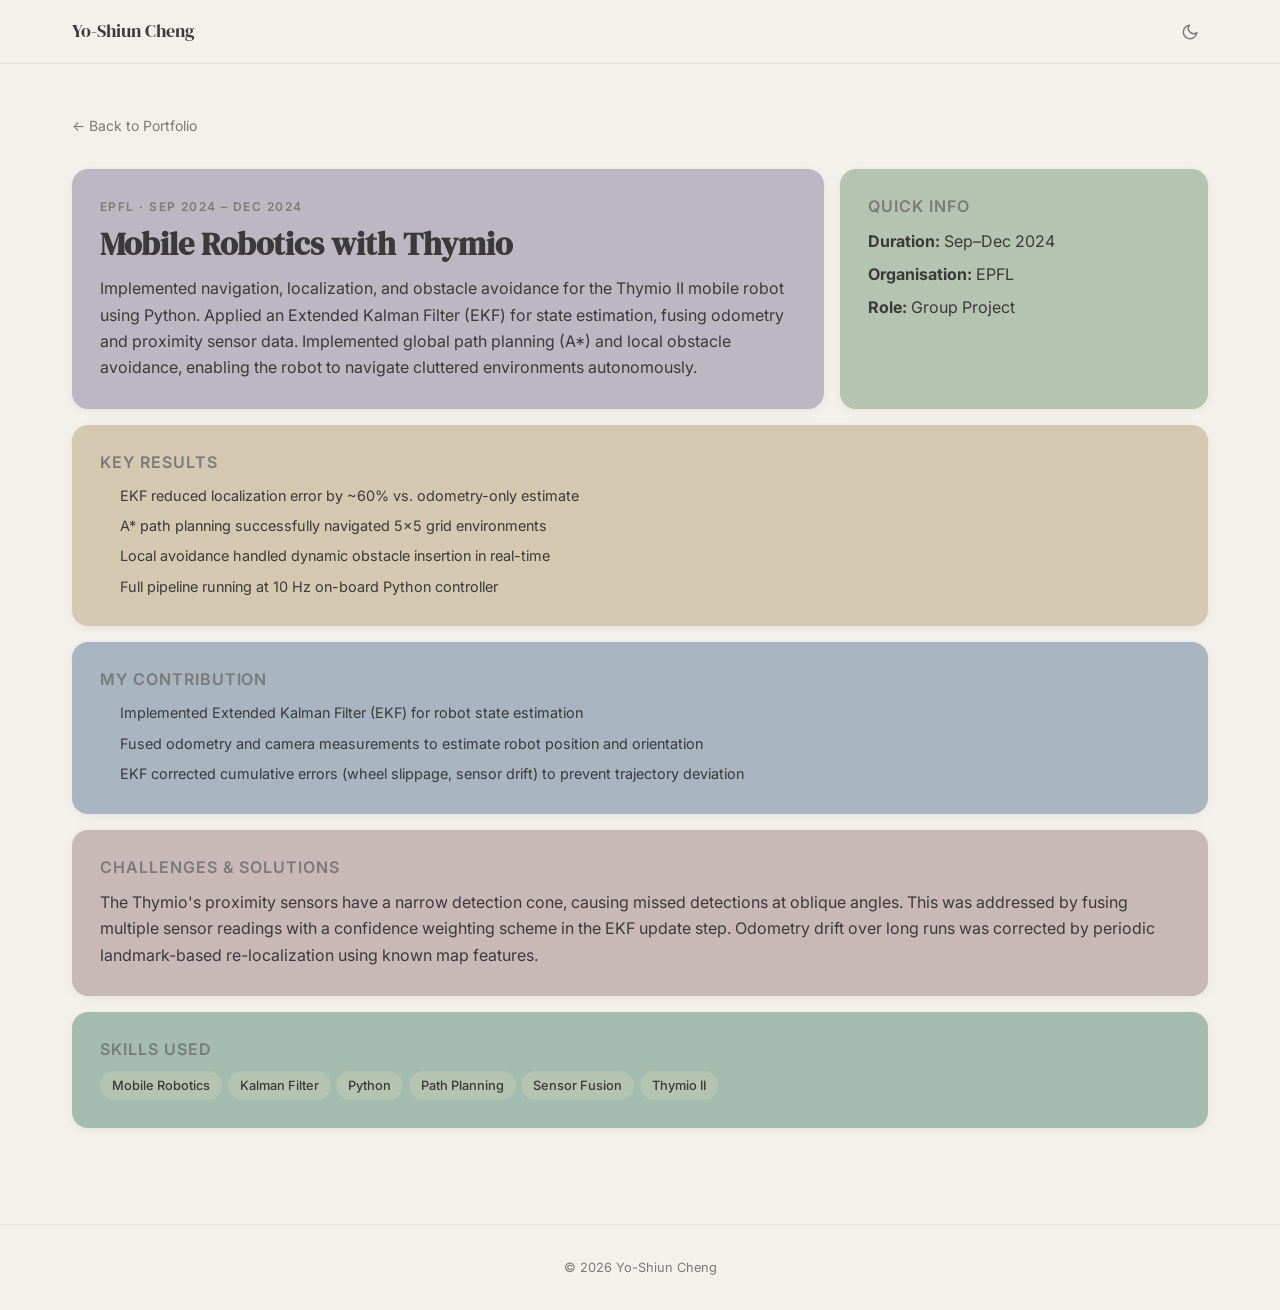
<file: projects/mobile-robotics.html>
<!DOCTYPE html>
<html lang="en">
<head>
  <meta charset="UTF-8" />
  <meta name="viewport" content="width=device-width, initial-scale=1.0" />
  <meta name="description" content="Autonomous navigation with the Thymio mobile robot: path following and obstacle avoidance using Python and ROS — by Yo-Shiun Cheng." />
  <meta property="og:type" content="article" />
  <meta property="og:url" content="https://Allen-wyson.github.io/portfolio/projects/mobile-robotics.html" />
  <meta property="og:title" content="Mobile Robotics with Thymio · Yo-Shiun Cheng" />
  <meta property="og:description" content="Autonomous navigation with the Thymio mobile robot: path following and obstacle avoidance using Python and ROS." />
  <meta property="og:image" content="https://Allen-wyson.github.io/portfolio/assets/images/profile.jpg" />
  <meta name="twitter:card" content="summary_large_image" />
  <meta name="twitter:image" content="https://Allen-wyson.github.io/portfolio/assets/images/profile.jpg" />
  <title>Mobile Robotics with Thymio · Yo-Shiun Cheng</title>
  <link rel="icon" href="data:image/svg+xml,<svg xmlns=%22http://www.w3.org/2000/svg%22 viewBox=%220 0 100 100%22><text y=%22.9em%22 font-size=%2290%22>👽</text></svg>" />
  <link rel="preconnect" href="https://fonts.googleapis.com" />
  <link rel="preconnect" href="https://fonts.gstatic.com" crossorigin />
  <link href="https://fonts.googleapis.com/css2?family=DM+Serif+Display&family=Inter:wght@400;500;600&display=swap" rel="stylesheet" />
  <script>
    (function () {
      try {
        var t = localStorage.getItem('theme') ||
          (window.matchMedia('(prefers-color-scheme: dark)').matches ? 'dark' : 'light');
        document.documentElement.setAttribute('data-theme', t);
      } catch (e) {}
    })();
  </script>
  <link rel="stylesheet" href="../css/style.css" />
</head>
<body>
  <nav class="navbar" id="navbar">
    <div class="nav-inner container">
      <a href="../index.html" class="brand">Yo-Shiun Cheng</a>
      <button class="theme-toggle" id="theme-toggle" aria-label="Toggle dark mode">
        <svg class="icon-moon" width="18" height="18" viewBox="0 0 24 24" fill="none" stroke="currentColor" stroke-width="2" stroke-linecap="round" stroke-linejoin="round" aria-hidden="true"><path d="M21 12.79A9 9 0 1 1 11.21 3 7 7 0 0 0 21 12.79z"/></svg>
        <svg class="icon-sun" width="18" height="18" viewBox="0 0 24 24" fill="none" stroke="currentColor" stroke-width="2" stroke-linecap="round" stroke-linejoin="round" aria-hidden="true"><circle cx="12" cy="12" r="5"/><line x1="12" y1="1" x2="12" y2="3"/><line x1="12" y1="21" x2="12" y2="23"/><line x1="4.22" y1="4.22" x2="5.64" y2="5.64"/><line x1="18.36" y1="18.36" x2="19.78" y2="19.78"/><line x1="1" y1="12" x2="3" y2="12"/><line x1="21" y1="12" x2="23" y2="12"/><line x1="4.22" y1="19.78" x2="5.64" y2="18.36"/><line x1="18.36" y1="5.64" x2="19.78" y2="4.22"/></svg>
      </button>
    </div>
  </nav>
  <main style="padding-top:var(--nav-height);">
    <div class="container" style="padding-top:3rem;padding-bottom:6rem;">
      <a href="../index.html#projects" class="project-back">← Back to Portfolio</a>
      <div class="detail-bento">

        <div class="detail-card span-2" style="background:var(--lavender)">
          <p class="section-label">EPFL · Sep 2024 – Dec 2024</p>
          <h1>Mobile Robotics with Thymio</h1>
          <p>Implemented navigation, localization, and obstacle avoidance for the Thymio II mobile robot using Python. Applied an Extended Kalman Filter (EKF) for state estimation, fusing odometry and proximity sensor data. Implemented global path planning (A*) and local obstacle avoidance, enabling the robot to navigate cluttered environments autonomously.</p>
        </div>

        <div class="detail-card" style="background:var(--green-mid)">
          <h2>Quick Info</h2>
          <p><strong>Duration:</strong> Sep–Dec 2024</p>
          <p style="margin-top:0.4rem;"><strong>Organisation:</strong> EPFL</p>
          <p style="margin-top:0.4rem;"><strong>Role:</strong> Group Project</p>
        </div>

        <div class="detail-card span-3" style="background:var(--khaki)">
          <h2>Key Results</h2>
          <ul>
            <li>EKF reduced localization error by ~60% vs. odometry-only estimate</li>
            <li>A* path planning successfully navigated 5×5 grid environments</li>
            <li>Local avoidance handled dynamic obstacle insertion in real-time</li>
            <li>Full pipeline running at 10 Hz on-board Python controller</li>
          </ul>
        </div>

        <div class="detail-card span-3" style="background:var(--blue)">
          <h2>My Contribution</h2>
          <ul>
            <li>Implemented Extended Kalman Filter (EKF) for robot state estimation</li>
            <li>Fused odometry and camera measurements to estimate robot position and orientation</li>
            <li>EKF corrected cumulative errors (wheel slippage, sensor drift) to prevent trajectory deviation</li>
          </ul>
        </div>

        <div class="detail-card span-3" style="background:var(--rose)">
          <h2>Challenges &amp; Solutions</h2>
          <p>The Thymio's proximity sensors have a narrow detection cone, causing missed detections at oblique angles. This was addressed by fusing multiple sensor readings with a confidence weighting scheme in the EKF update step. Odometry drift over long runs was corrected by periodic landmark-based re-localization using known map features.</p>
        </div>

        <div class="detail-card span-3" style="background:var(--green-light)">
          <h2>Skills Used</h2>
          <div class="pill-row">
            <span class="pill">Mobile Robotics</span>
            <span class="pill">Kalman Filter</span>
            <span class="pill">Python</span>
            <span class="pill">Path Planning</span>
            <span class="pill">Sensor Fusion</span>
            <span class="pill">Thymio II</span>
          </div>
        </div>

      </div>
    </div>
  </main>
  <footer><p>© 2026 Yo-Shiun Cheng</p></footer>
  <script src="../js/main.js"></script>
</body>
</html>
</file>
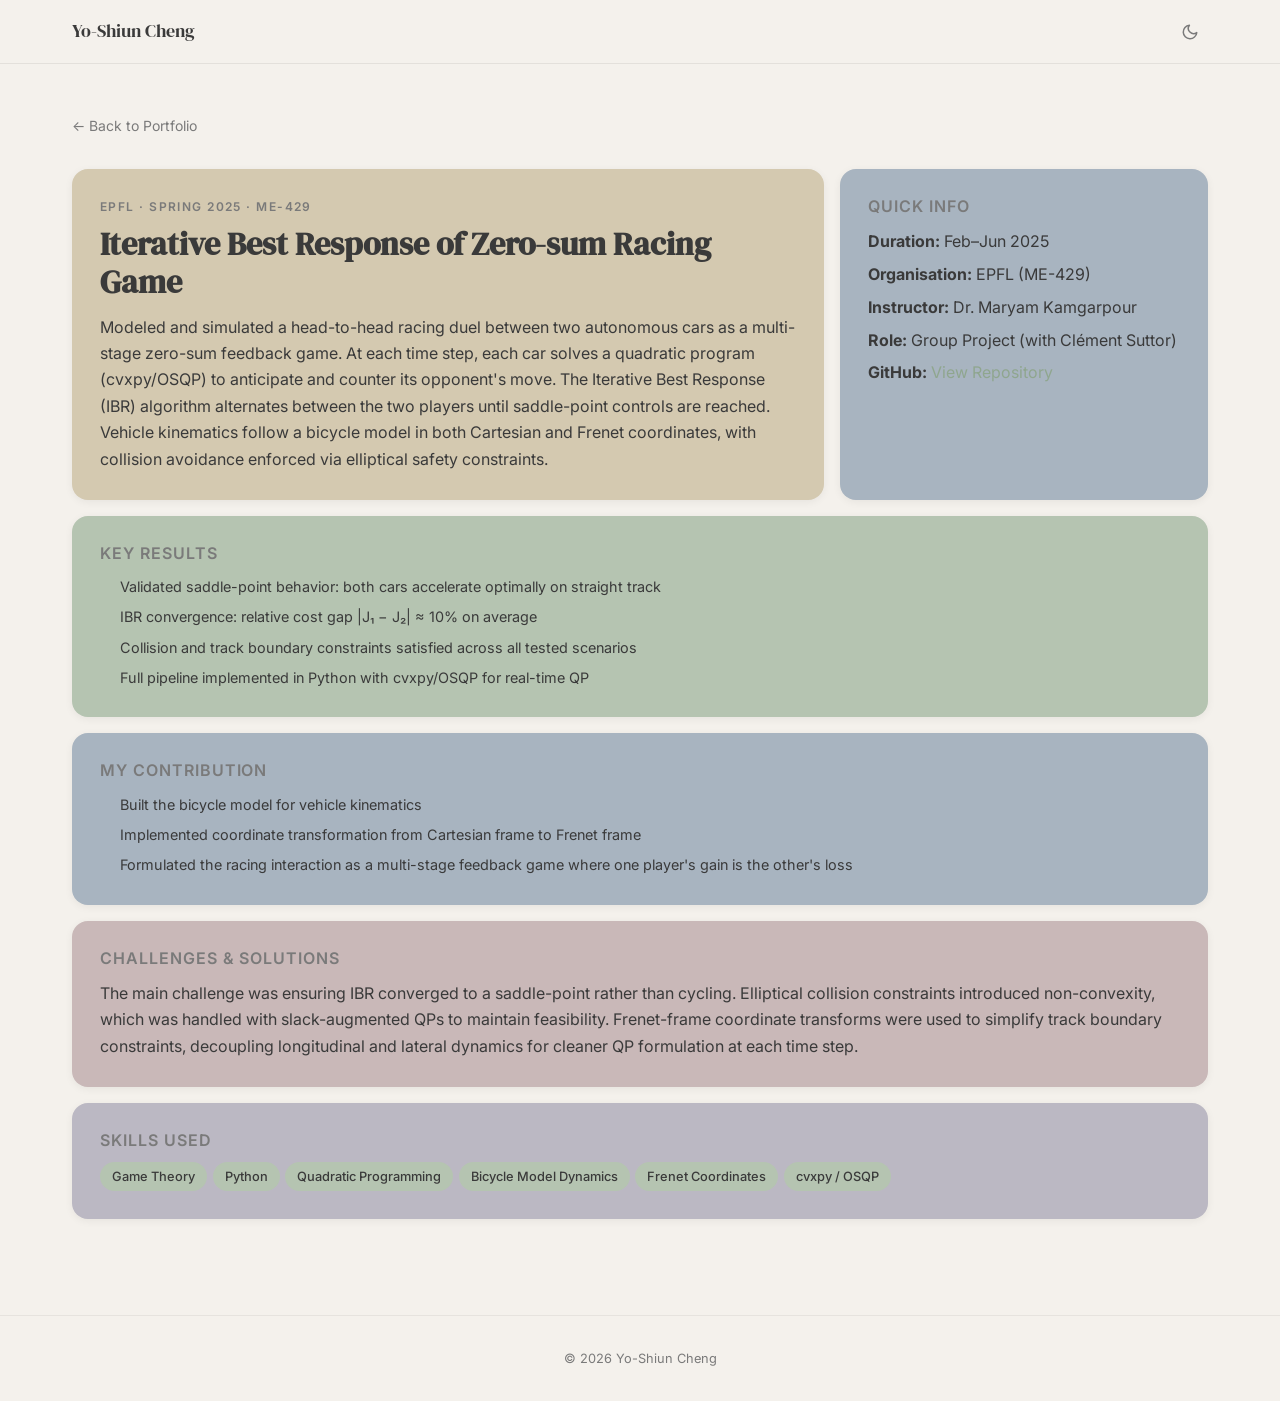
<file: projects/racing-game.html>
<!DOCTYPE html>
<html lang="en">
<head>
  <meta charset="UTF-8" />
  <meta name="viewport" content="width=device-width, initial-scale=1.0" />
  <meta name="description" content="Iterative best response strategy for a zero-sum two-player racing game using game theory and numerical optimization in Python — by Yo-Shiun Cheng." />
  <meta property="og:type" content="article" />
  <meta property="og:url" content="https://Allen-wyson.github.io/portfolio/projects/racing-game.html" />
  <meta property="og:title" content="Iterative Best Response of Zero-sum Racing Game · Yo-Shiun Cheng" />
  <meta property="og:description" content="Iterative best response strategy for a zero-sum two-player racing game using game theory and numerical optimization in Python." />
  <meta property="og:image" content="https://Allen-wyson.github.io/portfolio/assets/images/profile.jpg" />
  <meta name="twitter:card" content="summary_large_image" />
  <meta name="twitter:image" content="https://Allen-wyson.github.io/portfolio/assets/images/profile.jpg" />
  <title>Iterative Best Response of Zero-sum Racing Game · Yo-Shiun Cheng</title>
  <link rel="icon" href="data:image/svg+xml,<svg xmlns=%22http://www.w3.org/2000/svg%22 viewBox=%220 0 100 100%22><text y=%22.9em%22 font-size=%2290%22>👽</text></svg>" />
  <link rel="preconnect" href="https://fonts.googleapis.com" />
  <link rel="preconnect" href="https://fonts.gstatic.com" crossorigin />
  <link href="https://fonts.googleapis.com/css2?family=DM+Serif+Display&family=Inter:wght@400;500;600&display=swap" rel="stylesheet" />
  <script>
    (function () {
      try {
        var t = localStorage.getItem('theme') ||
          (window.matchMedia('(prefers-color-scheme: dark)').matches ? 'dark' : 'light');
        document.documentElement.setAttribute('data-theme', t);
      } catch (e) {}
    })();
  </script>
  <link rel="stylesheet" href="../css/style.css" />
</head>
<body>
  <nav class="navbar" id="navbar">
    <div class="nav-inner container">
      <a href="../index.html" class="brand">Yo-Shiun Cheng</a>
      <button class="theme-toggle" id="theme-toggle" aria-label="Toggle dark mode">
        <svg class="icon-moon" width="18" height="18" viewBox="0 0 24 24" fill="none" stroke="currentColor" stroke-width="2" stroke-linecap="round" stroke-linejoin="round" aria-hidden="true"><path d="M21 12.79A9 9 0 1 1 11.21 3 7 7 0 0 0 21 12.79z"/></svg>
        <svg class="icon-sun" width="18" height="18" viewBox="0 0 24 24" fill="none" stroke="currentColor" stroke-width="2" stroke-linecap="round" stroke-linejoin="round" aria-hidden="true"><circle cx="12" cy="12" r="5"/><line x1="12" y1="1" x2="12" y2="3"/><line x1="12" y1="21" x2="12" y2="23"/><line x1="4.22" y1="4.22" x2="5.64" y2="5.64"/><line x1="18.36" y1="18.36" x2="19.78" y2="19.78"/><line x1="1" y1="12" x2="3" y2="12"/><line x1="21" y1="12" x2="23" y2="12"/><line x1="4.22" y1="19.78" x2="5.64" y2="18.36"/><line x1="18.36" y1="5.64" x2="19.78" y2="4.22"/></svg>
      </button>
    </div>
  </nav>
  <main style="padding-top:var(--nav-height);">
    <div class="container" style="padding-top:3rem;padding-bottom:6rem;">
      <a href="../index.html#projects" class="project-back">← Back to Portfolio</a>
      <div class="detail-bento">

        <div class="detail-card span-2" style="background:var(--khaki)">
          <p class="section-label">EPFL · Spring 2025 · ME-429</p>
          <h1>Iterative Best Response of Zero-sum Racing Game</h1>
          <p>Modeled and simulated a head-to-head racing duel between two autonomous cars as a multi-stage zero-sum feedback game. At each time step, each car solves a quadratic program (cvxpy/OSQP) to anticipate and counter its opponent's move. The Iterative Best Response (IBR) algorithm alternates between the two players until saddle-point controls are reached. Vehicle kinematics follow a bicycle model in both Cartesian and Frenet coordinates, with collision avoidance enforced via elliptical safety constraints.</p>
        </div>

        <div class="detail-card" style="background:var(--blue)">
          <h2>Quick Info</h2>
          <p><strong>Duration:</strong> Feb–Jun 2025</p>
          <p style="margin-top:0.4rem;"><strong>Organisation:</strong> EPFL (ME-429)</p>
          <p style="margin-top:0.4rem;"><strong>Instructor:</strong> Dr. Maryam Kamgarpour</p>
          <p style="margin-top:0.4rem;"><strong>Role:</strong> Group Project (with Clément Suttor)</p>
          <p style="margin-top:0.4rem;"><strong>GitHub:</strong> <a href="https://github.com/Allen-wyson/Multi-Agent-Decision-Making-and-Control-Final-Project" target="_blank" style="color:var(--green-dark)">View Repository</a></p>
        </div>

        <div class="detail-card span-3" style="background:var(--green-mid)">
          <h2>Key Results</h2>
          <ul>
            <li>Validated saddle-point behavior: both cars accelerate optimally on straight track</li>
            <li>IBR convergence: relative cost gap |J₁ − J₂| ≈ 10% on average</li>
            <li>Collision and track boundary constraints satisfied across all tested scenarios</li>
            <li>Full pipeline implemented in Python with cvxpy/OSQP for real-time QP</li>
          </ul>
        </div>

        <div class="detail-card span-3" style="background:var(--blue)">
          <h2>My Contribution</h2>
          <ul>
            <li>Built the bicycle model for vehicle kinematics</li>
            <li>Implemented coordinate transformation from Cartesian frame to Frenet frame</li>
            <li>Formulated the racing interaction as a multi-stage feedback game where one player's gain is the other's loss</li>
          </ul>
        </div>

        <div class="detail-card span-3" style="background:var(--rose)">
          <h2>Challenges &amp; Solutions</h2>
          <p>The main challenge was ensuring IBR converged to a saddle-point rather than cycling. Elliptical collision constraints introduced non-convexity, which was handled with slack-augmented QPs to maintain feasibility. Frenet-frame coordinate transforms were used to simplify track boundary constraints, decoupling longitudinal and lateral dynamics for cleaner QP formulation at each time step.</p>
        </div>

        <div class="detail-card span-3" style="background:var(--lavender)">
          <h2>Skills Used</h2>
          <div class="pill-row">
            <span class="pill">Game Theory</span>
            <span class="pill">Python</span>
            <span class="pill">Quadratic Programming</span>
            <span class="pill">Bicycle Model Dynamics</span>
            <span class="pill">Frenet Coordinates</span>
            <span class="pill">cvxpy / OSQP</span>
          </div>
        </div>

      </div>
    </div>
  </main>
  <footer><p>© 2026 Yo-Shiun Cheng</p></footer>
  <script src="../js/main.js"></script>
</body>
</html>
</file>
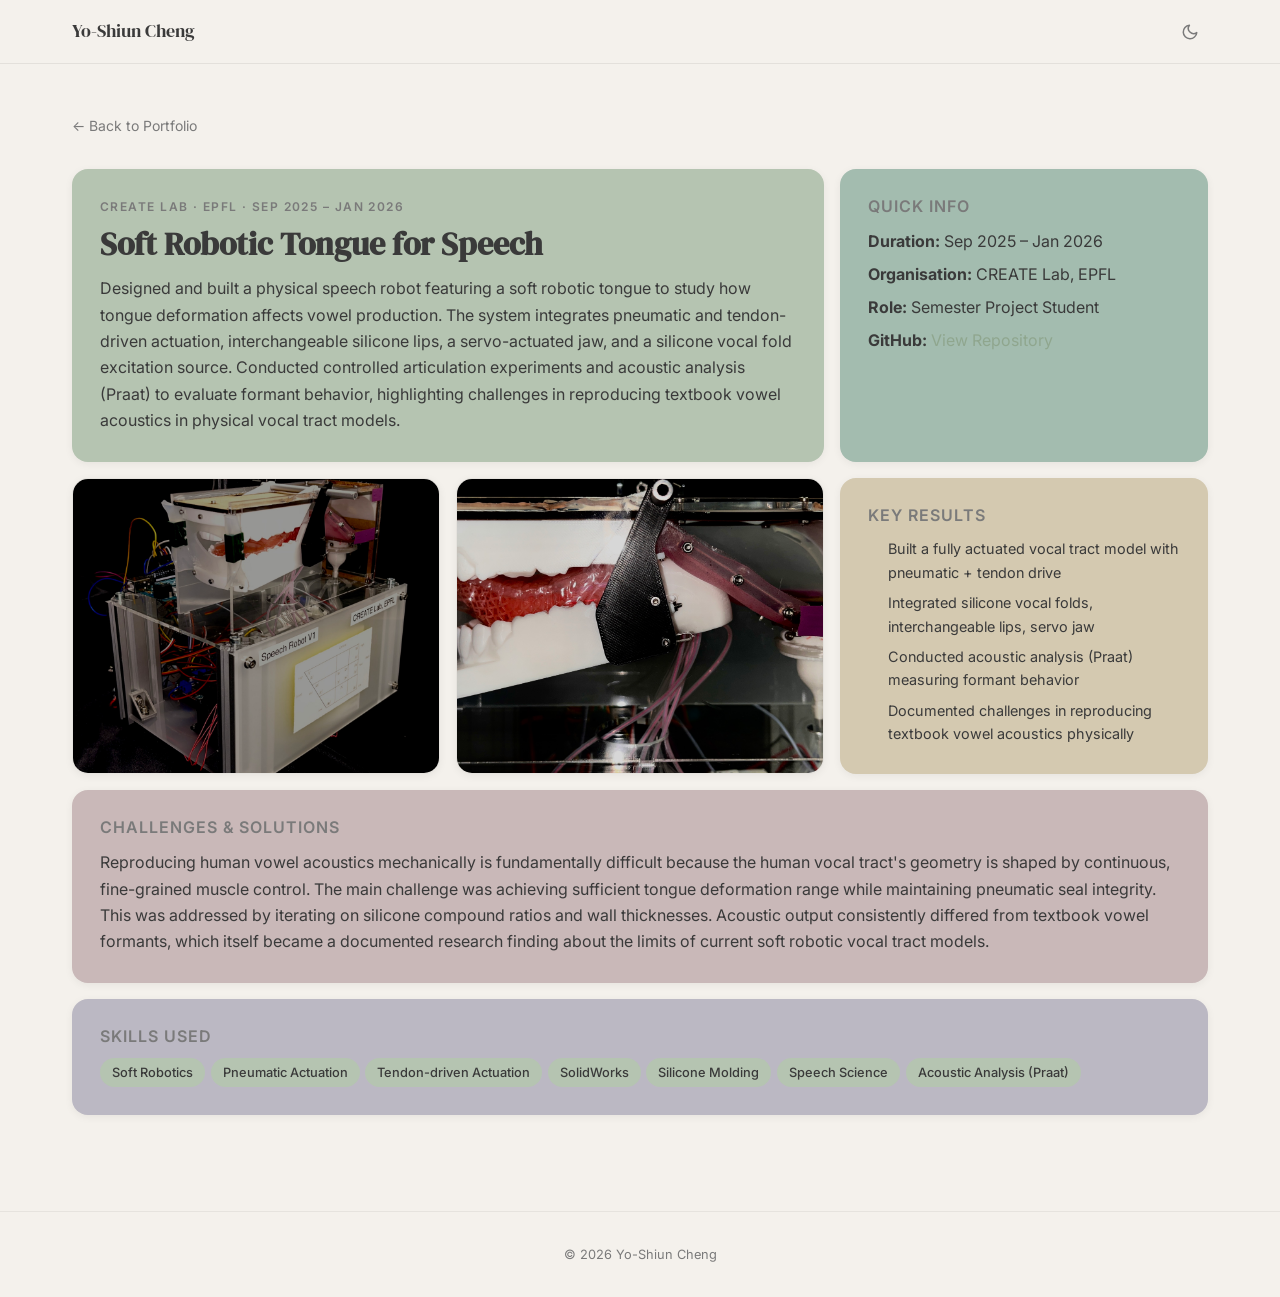
<file: projects/soft-robotic-tongue.html>
<!DOCTYPE html>
<html lang="en">
<head>
  <meta charset="UTF-8" />
  <meta name="viewport" content="width=device-width, initial-scale=1.0" />
  <meta name="description" content="Silicone soft robotic tongue for artificial speech synthesis at CREATE Lab, EPFL. FEA-guided pneumatic actuator design for vocal tract research — by Yo-Shiun Cheng." />
  <meta property="og:type" content="article" />
  <meta property="og:url" content="https://Allen-wyson.github.io/portfolio/projects/soft-robotic-tongue.html" />
  <meta property="og:title" content="Soft Robotic Tongue for Speech · Yo-Shiun Cheng" />
  <meta property="og:description" content="Silicone soft robotic tongue for artificial speech synthesis at CREATE Lab, EPFL. FEA-guided pneumatic actuator design for vocal tract research." />
  <meta property="og:image" content="https://Allen-wyson.github.io/portfolio/assets/images/soft-robotic-tongue-1.jpg" />
  <meta name="twitter:card" content="summary_large_image" />
  <meta name="twitter:image" content="https://Allen-wyson.github.io/portfolio/assets/images/soft-robotic-tongue-1.jpg" />
  <title>Soft Robotic Tongue for Speech · Yo-Shiun Cheng</title>
  <link rel="icon" href="data:image/svg+xml,<svg xmlns=%22http://www.w3.org/2000/svg%22 viewBox=%220 0 100 100%22><text y=%22.9em%22 font-size=%2290%22>👽</text></svg>" />
  <link rel="preconnect" href="https://fonts.googleapis.com" />
  <link rel="preconnect" href="https://fonts.gstatic.com" crossorigin />
  <link href="https://fonts.googleapis.com/css2?family=DM+Serif+Display&family=Inter:wght@400;500;600&display=swap" rel="stylesheet" />
  <script>
    (function () {
      try {
        var t = localStorage.getItem('theme') ||
          (window.matchMedia('(prefers-color-scheme: dark)').matches ? 'dark' : 'light');
        document.documentElement.setAttribute('data-theme', t);
      } catch (e) {}
    })();
  </script>
  <link rel="stylesheet" href="../css/style.css" />
</head>
<body>
  <nav class="navbar" id="navbar">
    <div class="nav-inner container">
      <a href="../index.html" class="brand">Yo-Shiun Cheng</a>
      <button class="theme-toggle" id="theme-toggle" aria-label="Toggle dark mode">
        <svg class="icon-moon" width="18" height="18" viewBox="0 0 24 24" fill="none" stroke="currentColor" stroke-width="2" stroke-linecap="round" stroke-linejoin="round" aria-hidden="true"><path d="M21 12.79A9 9 0 1 1 11.21 3 7 7 0 0 0 21 12.79z"/></svg>
        <svg class="icon-sun" width="18" height="18" viewBox="0 0 24 24" fill="none" stroke="currentColor" stroke-width="2" stroke-linecap="round" stroke-linejoin="round" aria-hidden="true"><circle cx="12" cy="12" r="5"/><line x1="12" y1="1" x2="12" y2="3"/><line x1="12" y1="21" x2="12" y2="23"/><line x1="4.22" y1="4.22" x2="5.64" y2="5.64"/><line x1="18.36" y1="18.36" x2="19.78" y2="19.78"/><line x1="1" y1="12" x2="3" y2="12"/><line x1="21" y1="12" x2="23" y2="12"/><line x1="4.22" y1="19.78" x2="5.64" y2="18.36"/><line x1="18.36" y1="5.64" x2="19.78" y2="4.22"/></svg>
      </button>
    </div>
  </nav>
  <main style="padding-top:var(--nav-height);">
    <div class="container" style="padding-top:3rem;padding-bottom:6rem;">
      <a href="../index.html#projects" class="project-back">← Back to Portfolio</a>
      <div class="detail-bento">

        <div class="detail-card span-2" style="background:var(--green-mid)">
          <p class="section-label">CREATE Lab · EPFL · Sep 2025 – Jan 2026</p>
          <h1>Soft Robotic Tongue for Speech</h1>
          <p>Designed and built a physical speech robot featuring a soft robotic tongue to study how tongue deformation affects vowel production. The system integrates pneumatic and tendon-driven actuation, interchangeable silicone lips, a servo-actuated jaw, and a silicone vocal fold excitation source. Conducted controlled articulation experiments and acoustic analysis (Praat) to evaluate formant behavior, highlighting challenges in reproducing textbook vowel acoustics in physical vocal tract models.</p>
        </div>

        <div class="detail-card" style="background:var(--green-light)">
          <h2>Quick Info</h2>
          <p><strong>Duration:</strong> Sep 2025 – Jan 2026</p>
          <p style="margin-top:0.4rem;"><strong>Organisation:</strong> CREATE Lab, EPFL</p>
          <p style="margin-top:0.4rem;"><strong>Role:</strong> Semester Project Student</p>
          <p style="margin-top:0.4rem;"><strong>GitHub:</strong> <a href="https://github.com/Allen-wyson/Soft-Robotic-Tongue-For-Speech" target="_blank" style="color:var(--green-dark)">View Repository</a></p>
        </div>

        <div class="detail-card" style="background:var(--bg);border:1px solid rgba(0,0,0,0.06);padding:0;overflow:hidden;position:relative;min-height:200px;">
          <img src="../assets/images/soft-robotic-tongue-1.jpg" alt="Soft robotic tongue assembly" style="position:absolute;inset:0;width:100%;height:100%;object-fit:cover;display:block;" />
        </div>

        <div class="detail-card" style="background:var(--bg);border:1px solid rgba(0,0,0,0.06);padding:0;overflow:hidden;position:relative;min-height:200px;">
          <img src="../assets/images/soft-robotic-tongue-2.jpg" alt="Acoustic analysis and vocal tract setup" style="position:absolute;inset:0;width:100%;height:100%;object-fit:cover;display:block;" />
        </div>

        <div class="detail-card" style="background:var(--khaki)">
          <h2>Key Results</h2>
          <ul>
            <li>Built a fully actuated vocal tract model with pneumatic + tendon drive</li>
            <li>Integrated silicone vocal folds, interchangeable lips, servo jaw</li>
            <li>Conducted acoustic analysis (Praat) measuring formant behavior</li>
            <li>Documented challenges in reproducing textbook vowel acoustics physically</li>
          </ul>
        </div>

        <div class="detail-card span-3" style="background:var(--rose)">
          <h2>Challenges &amp; Solutions</h2>
          <p>Reproducing human vowel acoustics mechanically is fundamentally difficult because the human vocal tract's geometry is shaped by continuous, fine-grained muscle control. The main challenge was achieving sufficient tongue deformation range while maintaining pneumatic seal integrity. This was addressed by iterating on silicone compound ratios and wall thicknesses. Acoustic output consistently differed from textbook vowel formants, which itself became a documented research finding about the limits of current soft robotic vocal tract models.</p>
        </div>

        <div class="detail-card span-3" style="background:var(--lavender)">
          <h2>Skills Used</h2>
          <div class="pill-row">
            <span class="pill">Soft Robotics</span>
            <span class="pill">Pneumatic Actuation</span>
            <span class="pill">Tendon-driven Actuation</span>
            <span class="pill">SolidWorks</span>
            <span class="pill">Silicone Molding</span>
            <span class="pill">Speech Science</span>
            <span class="pill">Acoustic Analysis (Praat)</span>
          </div>
        </div>

      </div>
    </div>
  </main>
  <footer><p>© 2026 Yo-Shiun Cheng</p></footer>
  <script src="../js/main.js"></script>
</body>
</html>
</file>
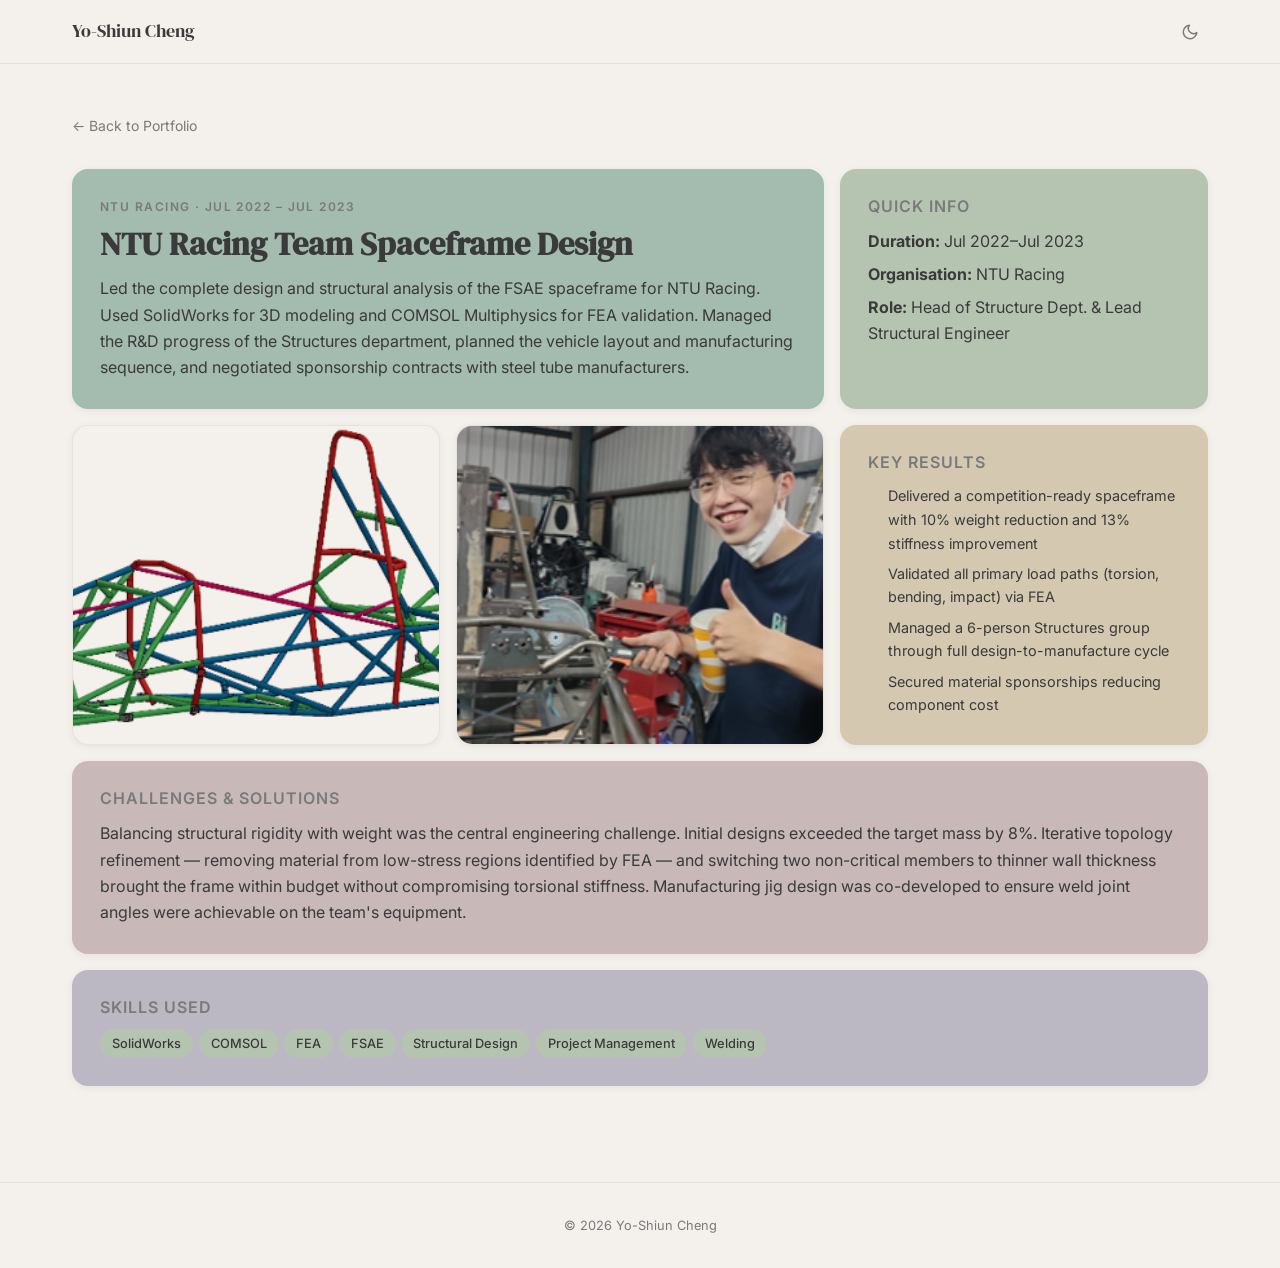
<file: projects/spaceframe-design.html>
<!DOCTYPE html>
<html lang="en">
<head>
  <meta charset="UTF-8" />
  <meta name="viewport" content="width=device-width, initial-scale=1.0" />
  <meta name="description" content="Full FSAE steel spaceframe chassis design and structural analysis as Head of Structure at NTU Racing, using SolidWorks and Abaqus — by Yo-Shiun Cheng." />
  <meta property="og:type" content="article" />
  <meta property="og:url" content="https://Allen-wyson.github.io/portfolio/projects/spaceframe-design.html" />
  <meta property="og:title" content="NTU Racing Team Spaceframe Design · Yo-Shiun Cheng" />
  <meta property="og:description" content="Full FSAE steel spaceframe chassis design and structural analysis as Head of Structure at NTU Racing, using SolidWorks and Abaqus." />
  <meta property="og:image" content="https://Allen-wyson.github.io/portfolio/assets/images/spaceframe-design-1.png" />
  <meta name="twitter:card" content="summary_large_image" />
  <meta name="twitter:image" content="https://Allen-wyson.github.io/portfolio/assets/images/spaceframe-design-1.png" />
  <title>NTU Racing Team Spaceframe Design · Yo-Shiun Cheng</title>
  <link rel="icon" href="data:image/svg+xml,<svg xmlns=%22http://www.w3.org/2000/svg%22 viewBox=%220 0 100 100%22><text y=%22.9em%22 font-size=%2290%22>👽</text></svg>" />
  <link rel="preconnect" href="https://fonts.googleapis.com" />
  <link rel="preconnect" href="https://fonts.gstatic.com" crossorigin />
  <link href="https://fonts.googleapis.com/css2?family=DM+Serif+Display&family=Inter:wght@400;500;600&display=swap" rel="stylesheet" />
  <script>
    (function () {
      try {
        var t = localStorage.getItem('theme') ||
          (window.matchMedia('(prefers-color-scheme: dark)').matches ? 'dark' : 'light');
        document.documentElement.setAttribute('data-theme', t);
      } catch (e) {}
    })();
  </script>
  <link rel="stylesheet" href="../css/style.css" />
</head>
<body>
  <nav class="navbar" id="navbar">
    <div class="nav-inner container">
      <a href="../index.html" class="brand">Yo-Shiun Cheng</a>
      <button class="theme-toggle" id="theme-toggle" aria-label="Toggle dark mode">
        <svg class="icon-moon" width="18" height="18" viewBox="0 0 24 24" fill="none" stroke="currentColor" stroke-width="2" stroke-linecap="round" stroke-linejoin="round" aria-hidden="true"><path d="M21 12.79A9 9 0 1 1 11.21 3 7 7 0 0 0 21 12.79z"/></svg>
        <svg class="icon-sun" width="18" height="18" viewBox="0 0 24 24" fill="none" stroke="currentColor" stroke-width="2" stroke-linecap="round" stroke-linejoin="round" aria-hidden="true"><circle cx="12" cy="12" r="5"/><line x1="12" y1="1" x2="12" y2="3"/><line x1="12" y1="21" x2="12" y2="23"/><line x1="4.22" y1="4.22" x2="5.64" y2="5.64"/><line x1="18.36" y1="18.36" x2="19.78" y2="19.78"/><line x1="1" y1="12" x2="3" y2="12"/><line x1="21" y1="12" x2="23" y2="12"/><line x1="4.22" y1="19.78" x2="5.64" y2="18.36"/><line x1="18.36" y1="5.64" x2="19.78" y2="4.22"/></svg>
      </button>
    </div>
  </nav>
  <main style="padding-top:var(--nav-height);">
    <div class="container" style="padding-top:3rem;padding-bottom:6rem;">
      <a href="../index.html#projects" class="project-back">← Back to Portfolio</a>
      <div class="detail-bento">

        <div class="detail-card span-2" style="background:var(--green-light)">
          <p class="section-label">NTU Racing · Jul 2022 – Jul 2023</p>
          <h1>NTU Racing Team Spaceframe Design</h1>
          <p>Led the complete design and structural analysis of the FSAE spaceframe for NTU Racing. Used SolidWorks for 3D modeling and COMSOL Multiphysics for FEA validation. Managed the R&amp;D progress of the Structures department, planned the vehicle layout and manufacturing sequence, and negotiated sponsorship contracts with steel tube manufacturers.</p>
        </div>

        <div class="detail-card" style="background:var(--green-mid)">
          <h2>Quick Info</h2>
          <p><strong>Duration:</strong> Jul 2022–Jul 2023</p>
          <p style="margin-top:0.4rem;"><strong>Organisation:</strong> NTU Racing</p>
          <p style="margin-top:0.4rem;"><strong>Role:</strong> Head of Structure Dept. &amp; Lead Structural Engineer</p>
        </div>

        <div class="detail-card" style="background:var(--bg);border:1px solid rgba(0,0,0,0.06);padding:0;overflow:hidden;position:relative;min-height:200px;">
          <img src="../assets/images/spaceframe-design-1.png" alt="Spaceframe 3D model" style="position:absolute;inset:0;width:100%;height:100%;object-fit:cover;display:block;" />
        </div>

        <div class="detail-card" style="background:var(--bg);border:1px solid rgba(0,0,0,0.06);padding:0;overflow:hidden;position:relative;min-height:200px;">
          <img src="../assets/images/spaceframe-design-2.png" alt="FEA stress and modal analysis" style="position:absolute;inset:0;width:100%;height:100%;object-fit:cover;display:block;" />
        </div>

        <div class="detail-card" style="background:var(--khaki)">
          <h2>Key Results</h2>
          <ul>
            <li>Delivered a competition-ready spaceframe with 10% weight reduction and 13% stiffness improvement</li>
            <li>Validated all primary load paths (torsion, bending, impact) via FEA</li>
            <li>Managed a 6-person Structures group through full design-to-manufacture cycle</li>
            <li>Secured material sponsorships reducing component cost</li>
          </ul>
        </div>

        <div class="detail-card span-3" style="background:var(--rose)">
          <h2>Challenges &amp; Solutions</h2>
          <p>Balancing structural rigidity with weight was the central engineering challenge. Initial designs exceeded the target mass by 8%. Iterative topology refinement — removing material from low-stress regions identified by FEA — and switching two non-critical members to thinner wall thickness brought the frame within budget without compromising torsional stiffness. Manufacturing jig design was co-developed to ensure weld joint angles were achievable on the team's equipment.</p>
        </div>

        <div class="detail-card span-3" style="background:var(--lavender)">
          <h2>Skills Used</h2>
          <div class="pill-row">
            <span class="pill">SolidWorks</span>
            <span class="pill">COMSOL</span>
            <span class="pill">FEA</span>
            <span class="pill">FSAE</span>
            <span class="pill">Structural Design</span>
            <span class="pill">Project Management</span>
            <span class="pill">Welding</span>
          </div>
        </div>

      </div>
    </div>
  </main>
  <footer><p>© 2026 Yo-Shiun Cheng</p></footer>
  <script src="../js/main.js"></script>
</body>
</html>
</file>
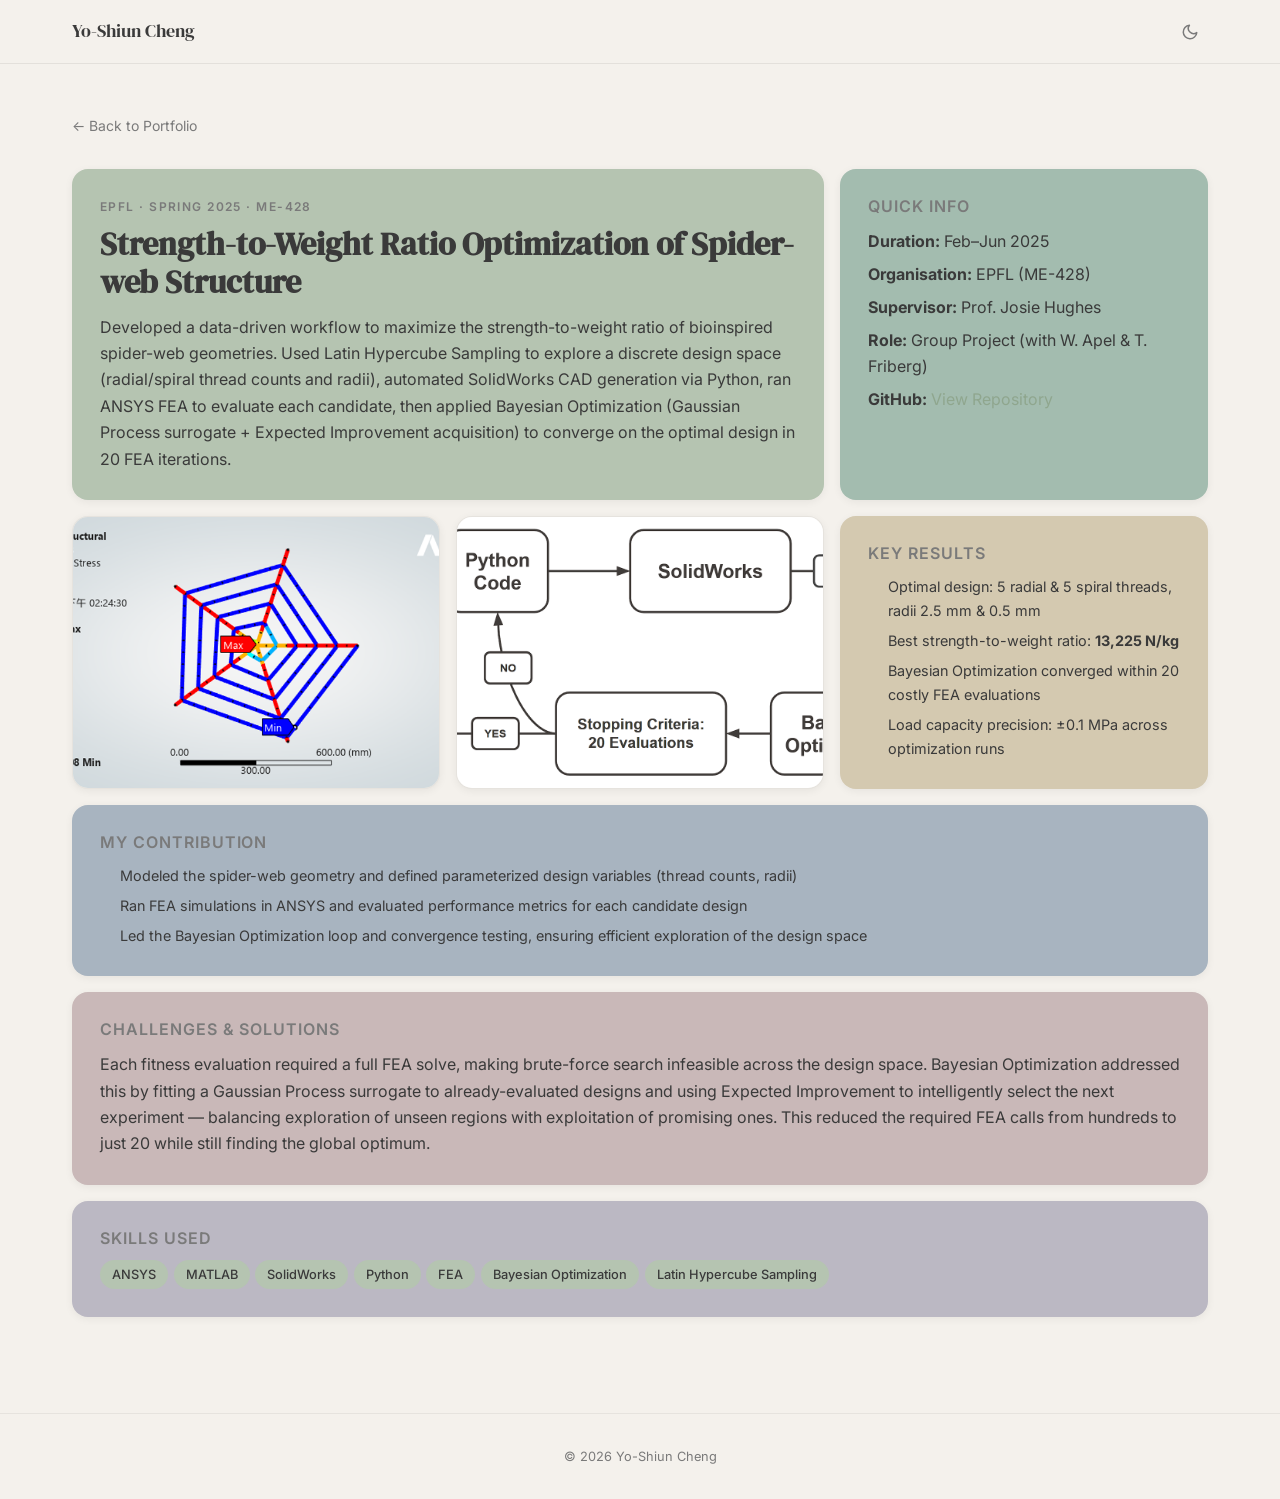
<file: projects/spider-web-optimization.html>
<!DOCTYPE html>
<html lang="en">
<head>
  <meta charset="UTF-8" />
  <meta name="viewport" content="width=device-width, initial-scale=1.0" />
  <meta name="description" content="Genetic algorithm optimization of spider-web geometry for maximum strength-to-weight ratio, coupled with FEA in MATLAB — by Yo-Shiun Cheng." />
  <meta property="og:type" content="article" />
  <meta property="og:url" content="https://Allen-wyson.github.io/portfolio/projects/spider-web-optimization.html" />
  <meta property="og:title" content="Strength-to-Weight Ratio Optimization of Spider-web Structure · Yo-Shiun Cheng" />
  <meta property="og:description" content="Genetic algorithm optimization of spider-web geometry for maximum strength-to-weight ratio, coupled with FEA in MATLAB." />
  <meta property="og:image" content="https://Allen-wyson.github.io/portfolio/assets/images/spider-web-optimization-1.png" />
  <meta name="twitter:card" content="summary_large_image" />
  <meta name="twitter:image" content="https://Allen-wyson.github.io/portfolio/assets/images/spider-web-optimization-1.png" />
  <title>Strength-to-Weight Ratio Optimization of Spider-web Structure · Yo-Shiun Cheng</title>
  <link rel="icon" href="data:image/svg+xml,<svg xmlns=%22http://www.w3.org/2000/svg%22 viewBox=%220 0 100 100%22><text y=%22.9em%22 font-size=%2290%22>👽</text></svg>" />
  <link rel="preconnect" href="https://fonts.googleapis.com" />
  <link rel="preconnect" href="https://fonts.gstatic.com" crossorigin />
  <link href="https://fonts.googleapis.com/css2?family=DM+Serif+Display&family=Inter:wght@400;500;600&display=swap" rel="stylesheet" />
  <script>
    (function () {
      try {
        var t = localStorage.getItem('theme') ||
          (window.matchMedia('(prefers-color-scheme: dark)').matches ? 'dark' : 'light');
        document.documentElement.setAttribute('data-theme', t);
      } catch (e) {}
    })();
  </script>
  <link rel="stylesheet" href="../css/style.css" />
</head>
<body>
  <nav class="navbar" id="navbar">
    <div class="nav-inner container">
      <a href="../index.html" class="brand">Yo-Shiun Cheng</a>
      <button class="theme-toggle" id="theme-toggle" aria-label="Toggle dark mode">
        <svg class="icon-moon" width="18" height="18" viewBox="0 0 24 24" fill="none" stroke="currentColor" stroke-width="2" stroke-linecap="round" stroke-linejoin="round" aria-hidden="true"><path d="M21 12.79A9 9 0 1 1 11.21 3 7 7 0 0 0 21 12.79z"/></svg>
        <svg class="icon-sun" width="18" height="18" viewBox="0 0 24 24" fill="none" stroke="currentColor" stroke-width="2" stroke-linecap="round" stroke-linejoin="round" aria-hidden="true"><circle cx="12" cy="12" r="5"/><line x1="12" y1="1" x2="12" y2="3"/><line x1="12" y1="21" x2="12" y2="23"/><line x1="4.22" y1="4.22" x2="5.64" y2="5.64"/><line x1="18.36" y1="18.36" x2="19.78" y2="19.78"/><line x1="1" y1="12" x2="3" y2="12"/><line x1="21" y1="12" x2="23" y2="12"/><line x1="4.22" y1="19.78" x2="5.64" y2="18.36"/><line x1="18.36" y1="5.64" x2="19.78" y2="4.22"/></svg>
      </button>
    </div>
  </nav>
  <main style="padding-top:var(--nav-height);">
    <div class="container" style="padding-top:3rem;padding-bottom:6rem;">
      <a href="../index.html#projects" class="project-back">← Back to Portfolio</a>
      <div class="detail-bento">

        <div class="detail-card span-2" style="background:var(--green-mid)">
          <p class="section-label">EPFL · Spring 2025 · ME-428</p>
          <h1>Strength-to-Weight Ratio Optimization of Spider-web Structure</h1>
          <p>Developed a data-driven workflow to maximize the strength-to-weight ratio of bioinspired spider-web geometries. Used Latin Hypercube Sampling to explore a discrete design space (radial/spiral thread counts and radii), automated SolidWorks CAD generation via Python, ran ANSYS FEA to evaluate each candidate, then applied Bayesian Optimization (Gaussian Process surrogate + Expected Improvement acquisition) to converge on the optimal design in 20 FEA iterations.</p>
        </div>

        <div class="detail-card" style="background:var(--green-light)">
          <h2>Quick Info</h2>
          <p><strong>Duration:</strong> Feb–Jun 2025</p>
          <p style="margin-top:0.4rem;"><strong>Organisation:</strong> EPFL (ME-428)</p>
          <p style="margin-top:0.4rem;"><strong>Supervisor:</strong> Prof. Josie Hughes</p>
          <p style="margin-top:0.4rem;"><strong>Role:</strong> Group Project (with W. Apel &amp; T. Friberg)</p>
          <p style="margin-top:0.4rem;"><strong>GitHub:</strong> <a href="https://github.com/Allen-wyson/Data-Driven-Design-and-Fabrication-Methods-Final-Project" target="_blank" style="color:var(--green-dark)">View Repository</a></p>
        </div>

        <div class="detail-card" style="background:var(--bg);border:1px solid rgba(0,0,0,0.06);padding:0;overflow:hidden;position:relative;min-height:200px;">
          <img src="../assets/images/spider-web-optimization-1.png" alt="Spider-web structure baseline geometry" style="position:absolute;inset:0;width:100%;height:100%;object-fit:cover;display:block;" />
        </div>

        <div class="detail-card" style="background:var(--bg);border:1px solid rgba(0,0,0,0.06);padding:0;overflow:hidden;position:relative;min-height:200px;">
          <img src="../assets/images/spider-web-optimization-2.png" alt="Optimized topology and Bayesian optimization convergence" style="position:absolute;inset:0;width:100%;height:100%;object-fit:cover;display:block;" />
        </div>

        <div class="detail-card" style="background:var(--khaki)">
          <h2>Key Results</h2>
          <ul>
            <li>Optimal design: 5 radial &amp; 5 spiral threads, radii 2.5 mm &amp; 0.5 mm</li>
            <li>Best strength-to-weight ratio: <strong>13,225 N/kg</strong></li>
            <li>Bayesian Optimization converged within 20 costly FEA evaluations</li>
            <li>Load capacity precision: ±0.1 MPa across optimization runs</li>
          </ul>
        </div>

        <div class="detail-card span-3" style="background:var(--blue)">
          <h2>My Contribution</h2>
          <ul>
            <li>Modeled the spider-web geometry and defined parameterized design variables (thread counts, radii)</li>
            <li>Ran FEA simulations in ANSYS and evaluated performance metrics for each candidate design</li>
            <li>Led the Bayesian Optimization loop and convergence testing, ensuring efficient exploration of the design space</li>
          </ul>
        </div>

        <div class="detail-card span-3" style="background:var(--rose)">
          <h2>Challenges &amp; Solutions</h2>
          <p>Each fitness evaluation required a full FEA solve, making brute-force search infeasible across the design space. Bayesian Optimization addressed this by fitting a Gaussian Process surrogate to already-evaluated designs and using Expected Improvement to intelligently select the next experiment — balancing exploration of unseen regions with exploitation of promising ones. This reduced the required FEA calls from hundreds to just 20 while still finding the global optimum.</p>
        </div>

        <div class="detail-card span-3" style="background:var(--lavender)">
          <h2>Skills Used</h2>
          <div class="pill-row">
            <span class="pill">ANSYS</span>
            <span class="pill">MATLAB</span>
            <span class="pill">SolidWorks</span>
            <span class="pill">Python</span>
            <span class="pill">FEA</span>
            <span class="pill">Bayesian Optimization</span>
            <span class="pill">Latin Hypercube Sampling</span>
          </div>
        </div>

      </div>
    </div>
  </main>
  <footer><p>© 2026 Yo-Shiun Cheng</p></footer>
  <script src="../js/main.js"></script>
</body>
</html>
</file>
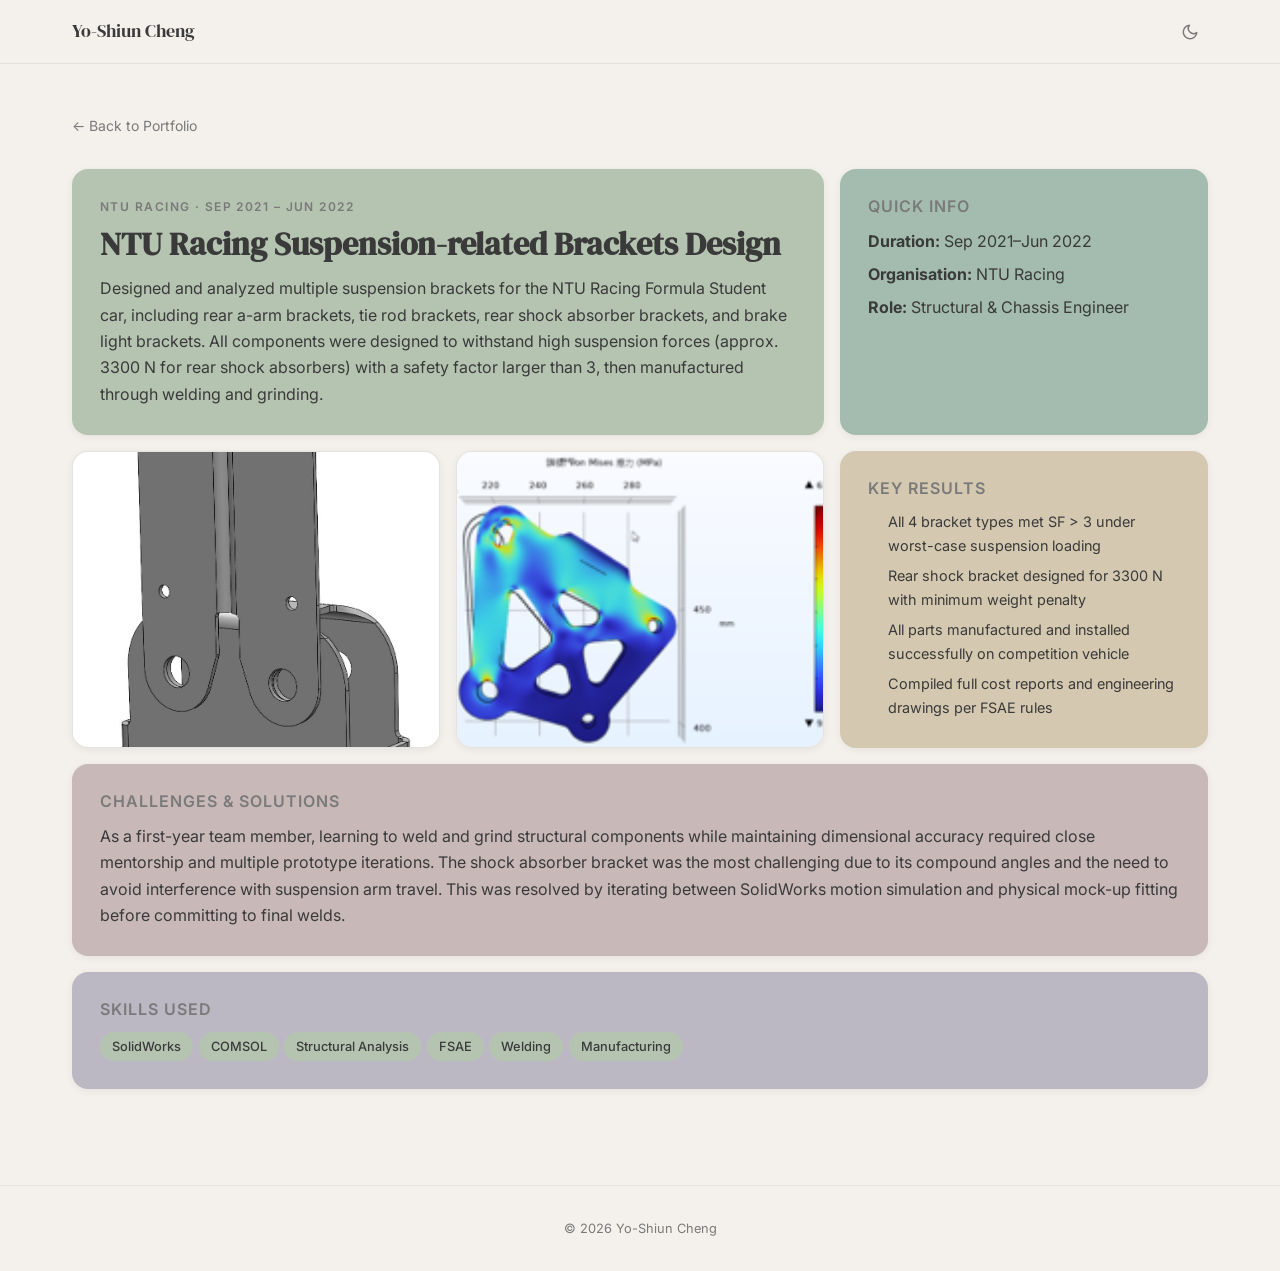
<file: projects/suspension-brackets.html>
<!DOCTYPE html>
<html lang="en">
<head>
  <meta charset="UTF-8" />
  <meta name="viewport" content="width=device-width, initial-scale=1.0" />
  <meta name="description" content="Design and FEA verification of Formula SAE suspension brackets (pull-rod, rocker, pushrod) at NTU Racing, using SolidWorks and Abaqus — by Yo-Shiun Cheng." />
  <meta property="og:type" content="article" />
  <meta property="og:url" content="https://Allen-wyson.github.io/portfolio/projects/suspension-brackets.html" />
  <meta property="og:title" content="NTU Racing Suspension-related Brackets Design · Yo-Shiun Cheng" />
  <meta property="og:description" content="Design and FEA verification of Formula SAE suspension brackets (pull-rod, rocker, pushrod) at NTU Racing, using SolidWorks and Abaqus." />
  <meta property="og:image" content="https://Allen-wyson.github.io/portfolio/assets/images/suspension-bracket-1.jpg" />
  <meta name="twitter:card" content="summary_large_image" />
  <meta name="twitter:image" content="https://Allen-wyson.github.io/portfolio/assets/images/suspension-bracket-1.jpg" />
  <title>NTU Racing Suspension-related Brackets Design · Yo-Shiun Cheng</title>
  <link rel="icon" href="data:image/svg+xml,<svg xmlns=%22http://www.w3.org/2000/svg%22 viewBox=%220 0 100 100%22><text y=%22.9em%22 font-size=%2290%22>👽</text></svg>" />
  <link rel="preconnect" href="https://fonts.googleapis.com" />
  <link rel="preconnect" href="https://fonts.gstatic.com" crossorigin />
  <link href="https://fonts.googleapis.com/css2?family=DM+Serif+Display&family=Inter:wght@400;500;600&display=swap" rel="stylesheet" />
  <script>
    (function () {
      try {
        var t = localStorage.getItem('theme') ||
          (window.matchMedia('(prefers-color-scheme: dark)').matches ? 'dark' : 'light');
        document.documentElement.setAttribute('data-theme', t);
      } catch (e) {}
    })();
  </script>
  <link rel="stylesheet" href="../css/style.css" />
</head>
<body>
  <nav class="navbar" id="navbar">
    <div class="nav-inner container">
      <a href="../index.html" class="brand">Yo-Shiun Cheng</a>
      <button class="theme-toggle" id="theme-toggle" aria-label="Toggle dark mode">
        <svg class="icon-moon" width="18" height="18" viewBox="0 0 24 24" fill="none" stroke="currentColor" stroke-width="2" stroke-linecap="round" stroke-linejoin="round" aria-hidden="true"><path d="M21 12.79A9 9 0 1 1 11.21 3 7 7 0 0 0 21 12.79z"/></svg>
        <svg class="icon-sun" width="18" height="18" viewBox="0 0 24 24" fill="none" stroke="currentColor" stroke-width="2" stroke-linecap="round" stroke-linejoin="round" aria-hidden="true"><circle cx="12" cy="12" r="5"/><line x1="12" y1="1" x2="12" y2="3"/><line x1="12" y1="21" x2="12" y2="23"/><line x1="4.22" y1="4.22" x2="5.64" y2="5.64"/><line x1="18.36" y1="18.36" x2="19.78" y2="19.78"/><line x1="1" y1="12" x2="3" y2="12"/><line x1="21" y1="12" x2="23" y2="12"/><line x1="4.22" y1="19.78" x2="5.64" y2="18.36"/><line x1="18.36" y1="5.64" x2="19.78" y2="4.22"/></svg>
      </button>
    </div>
  </nav>
  <main style="padding-top:var(--nav-height);">
    <div class="container" style="padding-top:3rem;padding-bottom:6rem;">
      <a href="../index.html#projects" class="project-back">← Back to Portfolio</a>
      <div class="detail-bento">

        <div class="detail-card span-2" style="background:var(--green-mid)">
          <p class="section-label">NTU Racing · Sep 2021 – Jun 2022</p>
          <h1>NTU Racing Suspension-related Brackets Design</h1>
          <p>Designed and analyzed multiple suspension brackets for the NTU Racing Formula Student car, including rear a-arm brackets, tie rod brackets, rear shock absorber brackets, and brake light brackets. All components were designed to withstand high suspension forces (approx. 3300 N for rear shock absorbers) with a safety factor larger than 3, then manufactured through welding and grinding.</p>
        </div>

        <div class="detail-card" style="background:var(--green-light)">
          <h2>Quick Info</h2>
          <p><strong>Duration:</strong> Sep 2021–Jun 2022</p>
          <p style="margin-top:0.4rem;"><strong>Organisation:</strong> NTU Racing</p>
          <p style="margin-top:0.4rem;"><strong>Role:</strong> Structural &amp; Chassis Engineer</p>
        </div>

        <div class="detail-card" style="background:var(--bg);border:1px solid rgba(0,0,0,0.06);padding:0;overflow:hidden;position:relative;min-height:200px;">
          <img src="../assets/images/suspension-bracket-1.jpg" alt="Bracket assembly and CAD design" style="position:absolute;inset:0;width:100%;height:100%;object-fit:cover;display:block;" />
        </div>

        <div class="detail-card" style="background:var(--bg);border:1px solid rgba(0,0,0,0.06);padding:0;overflow:hidden;position:relative;min-height:200px;">
          <img src="../assets/images/suspension-bracket-2.jpg" alt="Stress analysis and welding plans" style="position:absolute;inset:0;width:100%;height:100%;object-fit:cover;display:block;" />
        </div>

        <div class="detail-card" style="background:var(--khaki)">
          <h2>Key Results</h2>
          <ul>
            <li>All 4 bracket types met SF &gt; 3 under worst-case suspension loading</li>
            <li>Rear shock bracket designed for 3300 N with minimum weight penalty</li>
            <li>All parts manufactured and installed successfully on competition vehicle</li>
            <li>Compiled full cost reports and engineering drawings per FSAE rules</li>
          </ul>
        </div>

        <div class="detail-card span-3" style="background:var(--rose)">
          <h2>Challenges &amp; Solutions</h2>
          <p>As a first-year team member, learning to weld and grind structural components while maintaining dimensional accuracy required close mentorship and multiple prototype iterations. The shock absorber bracket was the most challenging due to its compound angles and the need to avoid interference with suspension arm travel. This was resolved by iterating between SolidWorks motion simulation and physical mock-up fitting before committing to final welds.</p>
        </div>

        <div class="detail-card span-3" style="background:var(--lavender)">
          <h2>Skills Used</h2>
          <div class="pill-row">
            <span class="pill">SolidWorks</span>
            <span class="pill">COMSOL</span>
            <span class="pill">Structural Analysis</span>
            <span class="pill">FSAE</span>
            <span class="pill">Welding</span>
            <span class="pill">Manufacturing</span>
          </div>
        </div>

      </div>
    </div>
  </main>
  <footer><p>© 2026 Yo-Shiun Cheng</p></footer>
  <script src="../js/main.js"></script>
</body>
</html>
</file>
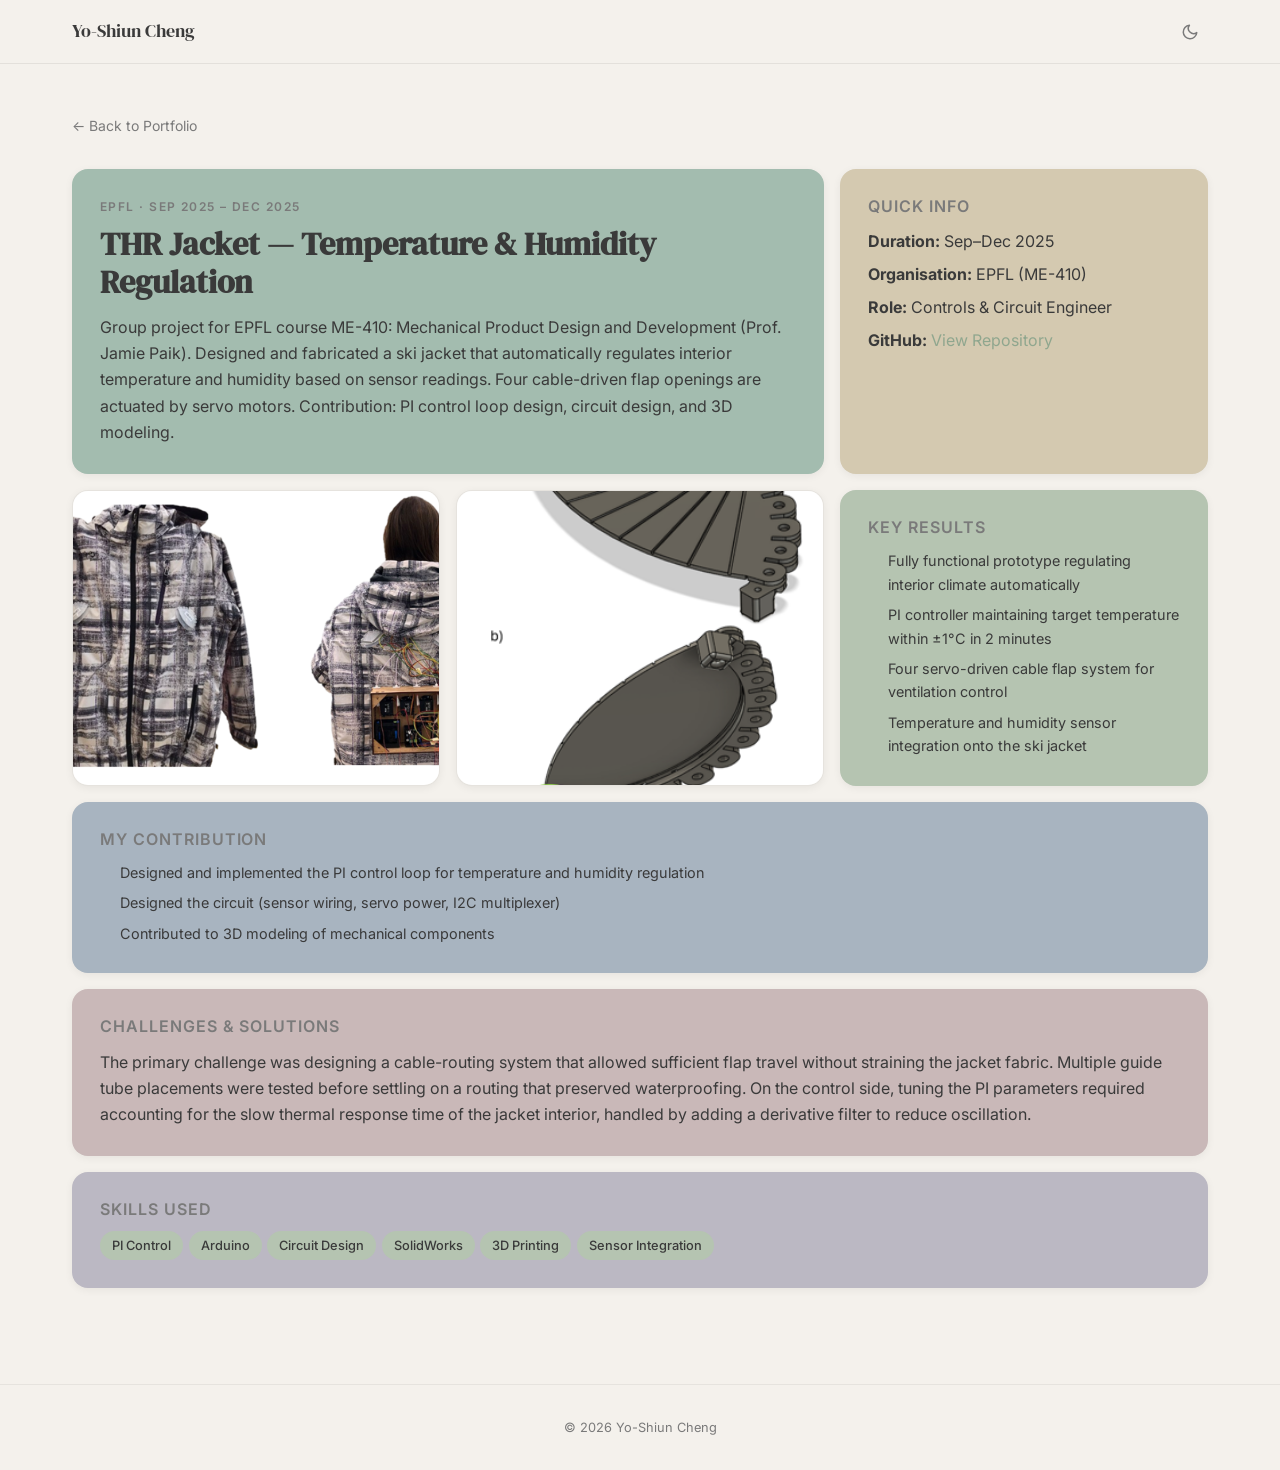
<file: projects/thr-jacket.html>
<!DOCTYPE html>
<html lang="en">
<head>
  <meta charset="UTF-8" />
  <meta name="viewport" content="width=device-width, initial-scale=1.0" />
  <meta name="description" content="Arduino-based embedded PID control system for temperature and humidity regulation in a ski jacket, using Peltier actuators and sensor fusion — by Yo-Shiun Cheng." />
  <meta property="og:type" content="article" />
  <meta property="og:url" content="https://Allen-wyson.github.io/portfolio/projects/thr-jacket.html" />
  <meta property="og:title" content="THR Jacket — Temperature & Humidity Regulation · Yo-Shiun Cheng" />
  <meta property="og:description" content="Arduino-based embedded PID control system for temperature and humidity regulation in a ski jacket, using Peltier actuators and sensor fusion." />
  <meta property="og:image" content="https://Allen-wyson.github.io/portfolio/assets/images/thr-jacket-1.png" />
  <meta name="twitter:card" content="summary_large_image" />
  <meta name="twitter:image" content="https://Allen-wyson.github.io/portfolio/assets/images/thr-jacket-1.png" />
  <title>THR Jacket — Temperature & Humidity Regulation · Yo-Shiun Cheng</title>
  <link rel="icon" href="data:image/svg+xml,<svg xmlns=%22http://www.w3.org/2000/svg%22 viewBox=%220 0 100 100%22><text y=%22.9em%22 font-size=%2290%22>👽</text></svg>" />
  <link rel="preconnect" href="https://fonts.googleapis.com" />
  <link rel="preconnect" href="https://fonts.gstatic.com" crossorigin />
  <link href="https://fonts.googleapis.com/css2?family=DM+Serif+Display&family=Inter:wght@400;500;600&display=swap" rel="stylesheet" />
  <script>
    (function () {
      try {
        var t = localStorage.getItem('theme') ||
          (window.matchMedia('(prefers-color-scheme: dark)').matches ? 'dark' : 'light');
        document.documentElement.setAttribute('data-theme', t);
      } catch (e) {}
    })();
  </script>
  <link rel="stylesheet" href="../css/style.css" />
</head>
<body>
  <nav class="navbar" id="navbar">
    <div class="nav-inner container">
      <a href="../index.html" class="brand">Yo-Shiun Cheng</a>
      <button class="theme-toggle" id="theme-toggle" aria-label="Toggle dark mode">
        <svg class="icon-moon" width="18" height="18" viewBox="0 0 24 24" fill="none" stroke="currentColor" stroke-width="2" stroke-linecap="round" stroke-linejoin="round" aria-hidden="true"><path d="M21 12.79A9 9 0 1 1 11.21 3 7 7 0 0 0 21 12.79z"/></svg>
        <svg class="icon-sun" width="18" height="18" viewBox="0 0 24 24" fill="none" stroke="currentColor" stroke-width="2" stroke-linecap="round" stroke-linejoin="round" aria-hidden="true"><circle cx="12" cy="12" r="5"/><line x1="12" y1="1" x2="12" y2="3"/><line x1="12" y1="21" x2="12" y2="23"/><line x1="4.22" y1="4.22" x2="5.64" y2="5.64"/><line x1="18.36" y1="18.36" x2="19.78" y2="19.78"/><line x1="1" y1="12" x2="3" y2="12"/><line x1="21" y1="12" x2="23" y2="12"/><line x1="4.22" y1="19.78" x2="5.64" y2="18.36"/><line x1="18.36" y1="5.64" x2="19.78" y2="4.22"/></svg>
      </button>
    </div>
  </nav>
  <main style="padding-top:var(--nav-height);">
    <div class="container" style="padding-top:3rem;padding-bottom:6rem;">
      <a href="../index.html#projects" class="project-back">← Back to Portfolio</a>
      <div class="detail-bento">

        <div class="detail-card span-2" style="background:var(--green-light)">
          <p class="section-label">EPFL · Sep 2025 – Dec 2025</p>
          <h1>THR Jacket — Temperature &amp; Humidity Regulation</h1>
          <p>Group project for EPFL course ME-410: Mechanical Product Design and Development (Prof. Jamie Paik). Designed and fabricated a ski jacket that automatically regulates interior temperature and humidity based on sensor readings. Four cable-driven flap openings are actuated by servo motors. Contribution: PI control loop design, circuit design, and 3D modeling.</p>
        </div>

        <div class="detail-card" style="background:var(--khaki)">
          <h2>Quick Info</h2>
          <p><strong>Duration:</strong> Sep–Dec 2025</p>
          <p style="margin-top:0.4rem;"><strong>Organisation:</strong> EPFL (ME-410)</p>
          <p style="margin-top:0.4rem;"><strong>Role:</strong> Controls &amp; Circuit Engineer</p>
          <p style="margin-top:0.4rem;"><strong>GitHub:</strong> <a href="https://github.com/Allen-wyson/Mechanical-Product-Design-and-Development-Group-Project" target="_blank" style="color:var(--green-dark)">View Repository</a></p>
        </div>

        <div class="detail-card" style="background:var(--bg);border:1px solid rgba(0,0,0,0.06);padding:0;overflow:hidden;position:relative;min-height:200px;">
          <img src="../assets/images/thr-jacket-1.png" alt="THR jacket assembly and flap mechanism" style="position:absolute;inset:0;width:100%;height:100%;object-fit:cover;display:block;" />
        </div>

        <div class="detail-card" style="background:var(--bg);border:1px solid rgba(0,0,0,0.06);padding:0;overflow:hidden;position:relative;min-height:200px;">
          <img src="../assets/images/thr-jacket-2.png" alt="Sensor and servo control system" style="position:absolute;inset:0;width:100%;height:100%;object-fit:cover;display:block;" />
        </div>

        <div class="detail-card" style="background:var(--green-mid)">
          <h2>Key Results</h2>
          <ul>
            <li>Fully functional prototype regulating interior climate automatically</li>
            <li>PI controller maintaining target temperature within ±1°C in 2 minutes</li>
            <li>Four servo-driven cable flap system for ventilation control</li>
            <li>Temperature and humidity sensor integration onto the ski jacket</li>
          </ul>
        </div>

        <div class="detail-card span-3" style="background:var(--blue)">
          <h2>My Contribution</h2>
          <ul>
            <li>Designed and implemented the PI control loop for temperature and humidity regulation</li>
            <li>Designed the circuit (sensor wiring, servo power, I2C multiplexer)</li>
            <li>Contributed to 3D modeling of mechanical components</li>
          </ul>
        </div>

        <div class="detail-card span-3" style="background:var(--rose)">
          <h2>Challenges &amp; Solutions</h2>
          <p>The primary challenge was designing a cable-routing system that allowed sufficient flap travel without straining the jacket fabric. Multiple guide tube placements were tested before settling on a routing that preserved waterproofing. On the control side, tuning the PI parameters required accounting for the slow thermal response time of the jacket interior, handled by adding a derivative filter to reduce oscillation.</p>
        </div>

        <div class="detail-card span-3" style="background:var(--lavender)">
          <h2>Skills Used</h2>
          <div class="pill-row">
            <span class="pill">PI Control</span>
            <span class="pill">Arduino</span>
            <span class="pill">Circuit Design</span>
            <span class="pill">SolidWorks</span>
            <span class="pill">3D Printing</span>
            <span class="pill">Sensor Integration</span>
          </div>
        </div>

      </div>
    </div>
  </main>
  <footer><p>© 2026 Yo-Shiun Cheng</p></footer>
  <script src="../js/main.js"></script>
</body>
</html>
</file>
<file: css/style.css>
/* ── Variables ── */
:root {
  --bg:                #f4f1ec;
  --green-dark:        #8fa68e;
  --green-mid:         #b5c4b1;
  --green-light:       #a3bcaf;
  --rose:              #c9b8b8;
  --blue:              #a8b4c0;
  --khaki:             #d4c9b0;
  --lavender:          #bbb8c3;
  --text-primary:      #3a3a3a;
  --text-secondary:    #7a7a7a;
  --card-shadow:       rgba(0, 0, 0, 0.06);
  --card-shadow-hover: rgba(0, 0, 0, 0.13);
  --radius:            16px;
  --nav-height:        64px;
}

[data-theme="dark"] {
  --bg:           #1c1917;
  --rose:         #4a2e2b;
  --blue:         #253447;
  --green-light:  #263326;
  --green-mid:    #2d4a2f;
  --green-dark:   #1e3528;
  --khaki:        #35301f;
  --lavender:     #312b42;
  --text-primary: #e8e3dc;
  --text-secondary: #a09891;
  --card-shadow:       rgba(0, 0, 0, 0.35);
  --card-shadow-hover: rgba(0, 0, 0, 0.55);
}

/* dark mode transition targets */
.navbar,
.detail-card,
.skills-group,
.pub-card,
.nav-links,
footer {
  transition: background-color 0.3s ease, color 0.3s ease,
              border-color 0.3s ease;
}

[data-theme="dark"] .navbar {
  border-bottom-color: rgba(255, 255, 255, 0.1);
}
[data-theme="dark"] footer {
  border-top-color: rgba(255, 255, 255, 0.08);
}
[data-theme="dark"] .nav-links {
  border-bottom-color: rgba(255, 255, 255, 0.1);
}
[data-theme="dark"] .nav-links li a {
  border-bottom-color: rgba(255, 255, 255, 0.05);
}

/* ── Reset ── */
*, *::before, *::after { box-sizing: border-box; margin: 0; padding: 0; }
html { scroll-behavior: smooth; }
body {
  font-family: 'Inter', sans-serif;
  font-size: 16px;
  line-height: 1.65;
  background: var(--bg);
  color: var(--text-primary);
  transition: background-color 0.3s ease, color 0.3s ease;
}
a { color: inherit; text-decoration: none; }
img { display: block; max-width: 100%; }
ul { list-style: none; }

/* ── Typography ── */
h1, h2, h3, .brand {
  font-family: 'DM Serif Display', serif;
  line-height: 1.2;
}
h1 { font-size: clamp(2rem, 5vw, 3.5rem); }
h2 { font-size: clamp(1.5rem, 3vw, 2rem); margin-bottom: 2rem; }
h3 { font-size: 1.15rem; }
.section-label {
  font-size: 0.75rem;
  font-weight: 600;
  letter-spacing: 0.12em;
  text-transform: uppercase;
  color: var(--text-secondary);
  margin-bottom: 0.5rem;
}

/* ── Layout ── */
.container {
  max-width: 1200px;
  margin: 0 auto;
  padding: 0 2rem;
}
section { padding: 6rem 0; }

/* ── Fade-in (JS adds .visible) ── */
.fade-in {
  opacity: 0;
  transform: translateY(20px);
  transition: opacity 0.4s ease-out, transform 0.4s ease-out;
}
.fade-in.visible {
  opacity: 1;
  transform: translateY(0);
}

/* ── Buttons ── */
.btn {
  display: inline-block;
  padding: 0.6rem 1.4rem;
  border-radius: 100px;
  font-size: 0.9rem;
  font-weight: 500;
  cursor: pointer;
  transition: filter 0.15s ease;
}
.btn-primary {
  background: var(--green-dark);
  color: #fff;
}
.btn-primary:hover { filter: brightness(0.92); }

/* ── Skill pills ── */
.pill {
  display: inline-block;
  padding: 0.25rem 0.75rem;
  border-radius: 100px;
  background: var(--green-mid);
  color: var(--text-primary);
  font-size: 0.8rem;
  font-weight: 500;
  transition: background 0.15s ease, color 0.15s ease;
}
.pill:hover {
  background: var(--green-dark);
  color: #fff;
}

/* ── Navbar ── */
.navbar {
  position: fixed;
  top: 0;
  left: 0;
  right: 0;
  height: var(--nav-height);
  background: var(--bg);
  border-bottom: 1px solid rgba(0,0,0,0.07);
  z-index: 100;
}
.nav-inner {
  display: flex;
  align-items: center;
  justify-content: space-between;
  height: 100%;
}
.brand {
  font-size: 1.1rem;
  font-weight: 400;
  color: var(--text-primary);
}
.nav-links {
  display: flex;
  gap: 2rem;
}
.nav-link {
  font-size: 0.875rem;
  font-weight: 500;
  color: var(--text-secondary);
  transition: color 0.15s ease;
  padding-bottom: 2px;
  border-bottom: 2px solid transparent;
}
.nav-link:hover,
.nav-link.active {
  color: var(--green-dark);
  border-bottom-color: var(--green-dark);
}
.hamburger {
  display: none;
  flex-direction: column;
  gap: 5px;
  background: none;
  border: none;
  cursor: pointer;
  padding: 4px;
}
.hamburger span {
  display: block;
  width: 24px;
  height: 2px;
  background: var(--text-primary);
  border-radius: 2px;
  transition: transform 0.2s ease, opacity 0.2s ease;
}
.hamburger.open span:nth-child(1) { transform: translateY(7px) rotate(45deg); }
.hamburger.open span:nth-child(2) { opacity: 0; }
.hamburger.open span:nth-child(3) { transform: translateY(-7px) rotate(-45deg); }

/* ── Theme toggle button ── */
.nav-controls {
  display: flex;
  align-items: center;
  gap: 0.25rem;
}
.theme-toggle {
  display: flex;
  align-items: center;
  justify-content: center;
  width: 36px;
  height: 36px;
  border-radius: 50%;
  background: none;
  border: none;
  cursor: pointer;
  color: var(--text-secondary);
  transition: color 0.15s ease, background-color 0.15s ease;
}
.theme-toggle:hover {
  background: rgba(0, 0, 0, 0.06);
  color: var(--green-dark);
}
[data-theme="dark"] .theme-toggle:hover {
  background: rgba(255, 255, 255, 0.08);
  color: var(--text-primary);
}
.theme-toggle .icon-sun { display: none; }
[data-theme="dark"] .theme-toggle .icon-moon { display: none; }
[data-theme="dark"] .theme-toggle .icon-sun { display: block; }

/* push content below fixed nav */
main { padding-top: var(--nav-height); }

/* ── Responsive: hamburger ── */
@media (max-width: 767px) {
  .hamburger { display: flex; }
  .nav-links {
    display: none;
    position: absolute;
    top: var(--nav-height);
    left: 0;
    right: 0;
    background: var(--bg);
    flex-direction: column;
    gap: 0;
    border-bottom: 1px solid rgba(0,0,0,0.07);
  }
  .nav-links.open { display: flex; }
  .nav-links li a {
    display: block;
    padding: 1rem 2rem;
    border-bottom: 1px solid rgba(0,0,0,0.04);
  }
}

/* ── Hero Bento Grid ── */
.hero {
  min-height: calc(100vh - var(--nav-height));
  display: flex;
  align-items: center;
  padding: 3rem 0;
}
.bento-grid {
  display: grid;
  grid-template-columns: repeat(4, 1fr);
  grid-auto-rows: 200px;
  gap: 1rem;
}
.bento-card {
  border-radius: var(--radius);
  padding: 1.5rem;
  cursor: pointer;
  box-shadow: 0 2px 8px var(--card-shadow);
  transition: transform 0.15s ease, box-shadow 0.15s ease,
              background-color 0.3s ease, color 0.3s ease, border-color 0.3s ease;
  display: flex;
  flex-direction: column;
  gap: 0.5rem;
  overflow: hidden;
}
.bento-card:hover {
  transform: translateY(-4px);
  box-shadow: 0 8px 24px var(--card-shadow-hover);
}
.bento-hero { grid-column: span 2; grid-row: span 2; }
.bento-wide { grid-column: span 2; }
.hero-subtitle { font-size: 0.85rem; color: var(--text-secondary); margin-top: -0.25rem; }
.hero-bio { font-size: 0.9rem; color: var(--text-primary); flex: 1; }
.bento-icon { font-size: 1.5rem; }
.bento-preview { font-size: 0.85rem; color: var(--text-secondary); margin-top: auto; }
.bento-pills { display: flex; flex-wrap: wrap; gap: 0.35rem; margin-top: auto; }
.bento-exp-preview { display: flex; flex-wrap: wrap; gap: 0.5rem; margin-top: auto; }
.bento-exp-preview span {
  font-size: 0.8rem;
  background: rgba(255,255,255,0.4);
  padding: 0.2rem 0.6rem;
  border-radius: 100px;
}
@media (max-width: 1023px) and (min-width: 768px) {
  .bento-grid { grid-template-columns: repeat(2, 1fr); }
  .bento-hero { grid-column: span 2; grid-row: span 2; }
  .bento-wide { grid-column: span 2; }
}
@media (max-width: 767px) {
  .bento-grid { grid-template-columns: 1fr; grid-auto-rows: auto; }
  .bento-hero, .bento-wide { grid-column: span 1; grid-row: span 1; }
  .bento-card { min-height: 140px; }
}

/* ── About ── */
.about-inner { display: flex; gap: 4rem; align-items: center; }
.about-photo { flex-shrink: 0; }
.about-photo img, .photo-placeholder {
  width: 160px; height: 160px; border-radius: 50%; object-fit: cover;
  border: 3px solid var(--green-mid);
}
.photo-placeholder {
  display: flex; align-items: center; justify-content: center;
  background: var(--green-mid);
  font-family: 'DM Serif Display', serif;
  font-size: 2rem; color: var(--text-primary);
}
.about-text { flex: 1; }
@media (max-width: 767px) { .about-inner { flex-direction: column; gap: 2rem; } }

/* ── Education ── */
.edu-grid { display: grid; grid-template-columns: 1fr 1fr; gap: 1.5rem; }
.edu-card {
  border-radius: var(--radius); padding: 2rem;
  box-shadow: 0 2px 8px var(--card-shadow);
  transition: transform 0.15s ease, box-shadow 0.15s ease,
              background-color 0.3s ease, color 0.3s ease, border-color 0.3s ease;
}
.edu-card:hover { transform: translateY(-4px); box-shadow: 0 8px 24px var(--card-shadow-hover); }
.edu-degree { font-weight: 500; margin-top: 0.25rem; }
.edu-location { font-size: 0.85rem; color: var(--text-secondary); margin-top: 0.25rem; }
.edu-detail { font-size: 0.875rem; margin-top: 0.75rem; }
@media (max-width: 767px) { .edu-grid { grid-template-columns: 1fr; } }

/* ── Experience Timeline ── */
.timeline { position: relative; padding-left: 2rem; }
.timeline::before {
  content: ''; position: absolute; left: 0; top: 8px; bottom: 8px;
  width: 2px; background: var(--green-dark); opacity: 0.4;
}
.timeline-item { position: relative; margin-bottom: 3rem; }
.timeline-item:last-child { margin-bottom: 0; }
.timeline-dot {
  position: absolute; left: -2.45rem; top: 4px;
  width: 12px; height: 12px; border-radius: 50%; background: var(--green-dark);
}
.timeline-org { font-size: 0.85rem; color: var(--text-secondary); margin-bottom: 0.5rem; }
.pill-row { display: flex; flex-wrap: wrap; gap: 0.35rem; margin-top: 0.75rem; }

/* ── Projects Grid ── */
.projects-grid { display: grid; grid-template-columns: repeat(3, 1fr); gap: 1rem; }
.project-card {
  border-radius: var(--radius); padding: 1.75rem;
  box-shadow: 0 2px 8px var(--card-shadow);
  transition: transform 0.25s ease, box-shadow 0.25s ease, opacity 0.2s ease,
              background-color 0.3s ease, color 0.3s ease, border-color 0.3s ease;
  display: flex; flex-direction: column; gap: 0.5rem; min-height: 180px;
}
.project-card h3 { flex: 1; }
@media (max-width: 1023px) and (min-width: 768px) { .projects-grid { grid-template-columns: repeat(2, 1fr); } }
@media (max-width: 767px) { .projects-grid { grid-template-columns: 1fr; } }

/* ── Skills ── */
.skills-grid { display: grid; grid-template-columns: repeat(3, 1fr); gap: 1rem; }
.skills-group { border-radius: var(--radius); padding: 1.75rem; box-shadow: 0 2px 8px var(--card-shadow); }
.skills-group h3 { margin-bottom: 1rem; }
@media (max-width: 767px) { .skills-grid { grid-template-columns: 1fr; } }

/* ── Publications ── */
.pub-card {
  display: flex; gap: 1.5rem; align-items: flex-start;
  border-radius: var(--radius); padding: 2rem; box-shadow: 0 2px 8px var(--card-shadow);
}
.pub-badge { font-size: 2.5rem; flex-shrink: 0; }
.pub-venue { font-size: 0.85rem; color: var(--text-secondary); margin-top: 0.25rem; }
.pub-date { font-size: 0.8rem; color: var(--text-secondary); margin-top: 0.15rem; }
.pub-contribution { font-size: 0.875rem; margin-top: 0.5rem; font-style: italic; }

/* ── Contact ── */
.contact-inner { text-align: center; max-width: 600px; margin: 0 auto; }
.contact-tagline { color: var(--text-secondary); margin-bottom: 2rem; }
.contact-links { display: flex; flex-direction: column; gap: 1rem; align-items: center; }
.contact-link {
  display: flex; align-items: center; gap: 0.75rem;
  font-size: 0.95rem; color: var(--text-secondary); transition: color 0.15s ease;
}
.contact-link:hover { color: var(--green-dark); }
.contact-icon {
  display: inline-flex; align-items: center; justify-content: center;
  width: 36px; height: 36px; border-radius: 50%;
  background: var(--green-mid); font-size: 0.85rem; font-weight: 600; flex-shrink: 0;
}

/* ── Footer ── */
footer {
  text-align: center; padding: 2rem; font-size: 0.8rem;
  color: var(--text-secondary); border-top: 1px solid rgba(0,0,0,0.06);
}

/* ── Project Detail Pages ── */
.project-back {
  display: inline-flex; align-items: center; gap: 0.4rem;
  font-size: 0.875rem; color: var(--text-secondary); transition: color 0.15s ease;
  margin-bottom: 2rem;
}
.project-back:hover { color: var(--green-dark); }

.detail-bento { display: grid; grid-template-columns: repeat(3, 1fr); gap: 1rem; }
.detail-card { border-radius: var(--radius); padding: 1.75rem; box-shadow: 0 2px 8px var(--card-shadow); position: relative; }
.detail-card.span-2 { grid-column: span 2; }
.detail-card.span-3 { grid-column: span 3; }
.detail-card h1 { font-size: clamp(1.4rem, 3vw, 2rem); margin-bottom: 0.75rem; }
.detail-card h2 {
  font-size: 1rem; font-family: 'Inter', sans-serif; font-weight: 600;
  margin-bottom: 0.75rem; text-transform: uppercase; letter-spacing: 0.06em;
  color: var(--text-secondary);
}
.detail-card ul { padding-left: 1.25rem; display: flex; flex-direction: column; gap: 0.4rem; }
.detail-card ul li { font-size: 0.9rem; }

.detail-img-placeholder {
  background: var(--green-mid); border-radius: calc(var(--radius) - 4px);
  height: 140px; display: flex; align-items: center; justify-content: center;
  color: var(--text-secondary); font-size: 0.8rem;
}

@media (max-width: 767px) {
  .detail-bento { grid-template-columns: 1fr; }
  .detail-card.span-2, .detail-card.span-3 { grid-column: span 1; }
}

/* ── Project card hover effect (accessible) ── */
@media (prefers-reduced-motion: no-preference) {
  .project-card:hover {
    transform: scale(1.02);
    box-shadow: 0 8px 32px -4px color-mix(in srgb, var(--card-bg, #b5c4b1) 60%, transparent);
  }
}

/* ── Accessibility: focus states ── */
:focus-visible {
  outline: 2px solid var(--green-dark);
  outline-offset: 3px;
  border-radius: 4px;
}
.nav-link:focus-visible { border-radius: 2px; }
.project-card:focus-visible,
.bento-card:focus-visible,
.edu-card:focus-visible { border-radius: var(--radius); }

/* cursor on all interactive elements */
.project-card { cursor: pointer; }

/* ── prefers-reduced-motion ── */
@media (prefers-reduced-motion: reduce) {
  .fade-in {
    opacity: 1;
    transform: none;
    transition: none;
  }
  body,
  .navbar,
  .nav-links,
  .bento-card,
  .project-card,
  .edu-card,
  .detail-card,
  .skills-group,
  .pub-card,
  .nav-link,
  .contact-link,
  .pill,
  .btn,
  .theme-toggle,
  .filter-btn,
  .back-to-top,
  footer {
    transition: none;
  }
  .bento-card:hover,
  .project-card:hover,
  .edu-card:hover {
    transform: none;
  }
}

/* ── Typography: max line length for readability ── */
.about-text p,
.timeline-content p,
.pub-text p {
  max-width: 65ch;
}

/* ── Skip link (keyboard accessibility) ── */
.skip-link {
  position: absolute;
  top: -100%;
  left: 1rem;
  background: var(--green-dark);
  color: #fff;
  padding: 0.5rem 1rem;
  border-radius: 0 0 var(--radius) var(--radius);
  font-size: 0.875rem;
  font-weight: 500;
  z-index: 200;
  transition: top 0.15s ease;
}
.skip-link:focus { top: 0; }

/* ── Scroll progress bar ── */
#scroll-progress {
  position: fixed;
  top: 0;
  left: 0;
  width: 0;
  height: 3px;
  background: var(--green-dark);
  z-index: 101;
  pointer-events: none;
  transition: width 0.05s linear;
}

/* ── Back-to-top button ── */
.back-to-top {
  position: fixed;
  bottom: 2rem;
  right: 2rem;
  width: 44px;
  height: 44px;
  border-radius: 50%;
  background: var(--green-dark);
  color: #fff;
  border: none;
  cursor: pointer;
  display: flex;
  align-items: center;
  justify-content: center;
  opacity: 0;
  pointer-events: none;
  transition: opacity 0.3s ease, filter 0.15s ease;
  z-index: 99;
}
.back-to-top.visible {
  opacity: 1;
  pointer-events: auto;
}
.back-to-top:hover { filter: brightness(0.88); }

/* ── Project tag filter ── */
.filter-bar {
  display: flex;
  flex-wrap: wrap;
  gap: 0.5rem;
  margin-bottom: 1.5rem;
}
.filter-btn {
  padding: 0.35rem 0.9rem;
  border-radius: 100px;
  border: 1.5px solid var(--green-dark);
  background: transparent;
  color: var(--green-dark);
  font-size: 0.8rem;
  font-weight: 500;
  cursor: pointer;
  transition: background-color 0.15s ease, color 0.15s ease;
}
.filter-btn:hover,
.filter-btn.active {
  background: var(--green-dark);
  color: #fff;
}

/* ── Lightbox ── */
.detail-card img { cursor: pointer; }

.detail-card:has(> img) { cursor: pointer; }

.detail-card:has(> img)::after {
  content: '';
  position: absolute; inset: 0; z-index: 1;
  background-color: rgba(0, 0, 0, 0.4);
  background-image: url("data:image/svg+xml,%3Csvg xmlns='http://www.w3.org/2000/svg' viewBox='0 0 24 24' fill='none' stroke='white' stroke-width='1.5' stroke-linecap='round' stroke-linejoin='round'%3E%3Cpath d='M15 3h6v6'/%3E%3Cpath d='M9 21H3v-6'/%3E%3Cpath d='M21 3l-7 7'/%3E%3Cpath d='M3 21l7-7'/%3E%3C/svg%3E");
  background-repeat: no-repeat;
  background-position: center;
  background-size: 32px 32px;
  border-radius: var(--radius);
  pointer-events: none;
  opacity: 0;
  transition: opacity 0.25s ease;
}
.detail-card:has(> img):hover::after { opacity: 1; }

@media (prefers-reduced-motion: no-preference) {
  .detail-card:has(> img) img { transition: transform 0.35s ease; }
  .detail-card:has(> img):hover img { transform: scale(1.05); }
}

.lb-overlay {
  position: fixed; inset: 0; z-index: 1000;
  background: rgba(0, 0, 0, 0.85);
  display: flex; align-items: center; justify-content: center;
  opacity: 0; pointer-events: none;
  transition: opacity 0.2s ease;
}
.lb-overlay.open { opacity: 1; pointer-events: all; }

.lb-overlay img {
  max-width: 90vw; max-height: 90vh;
  object-fit: contain;
  border-radius: var(--radius);
  box-shadow: 0 8px 48px rgba(0, 0, 0, 0.6);
  transform: scale(0.94);
  transition: transform 0.2s ease;
  cursor: default;
}
.lb-overlay.open img { transform: scale(1); }

.lb-close {
  position: absolute; top: 1rem; right: 1.25rem;
  background: none; border: none;
  color: #fff; font-size: 2rem; line-height: 1;
  cursor: pointer; padding: 0.25rem 0.5rem;
  opacity: 0.75; transition: opacity 0.15s ease;
}
.lb-close:hover { opacity: 1; }

@media (prefers-reduced-motion: reduce) {
  .lb-overlay, .lb-overlay img { transition: none; }
}
</file>
